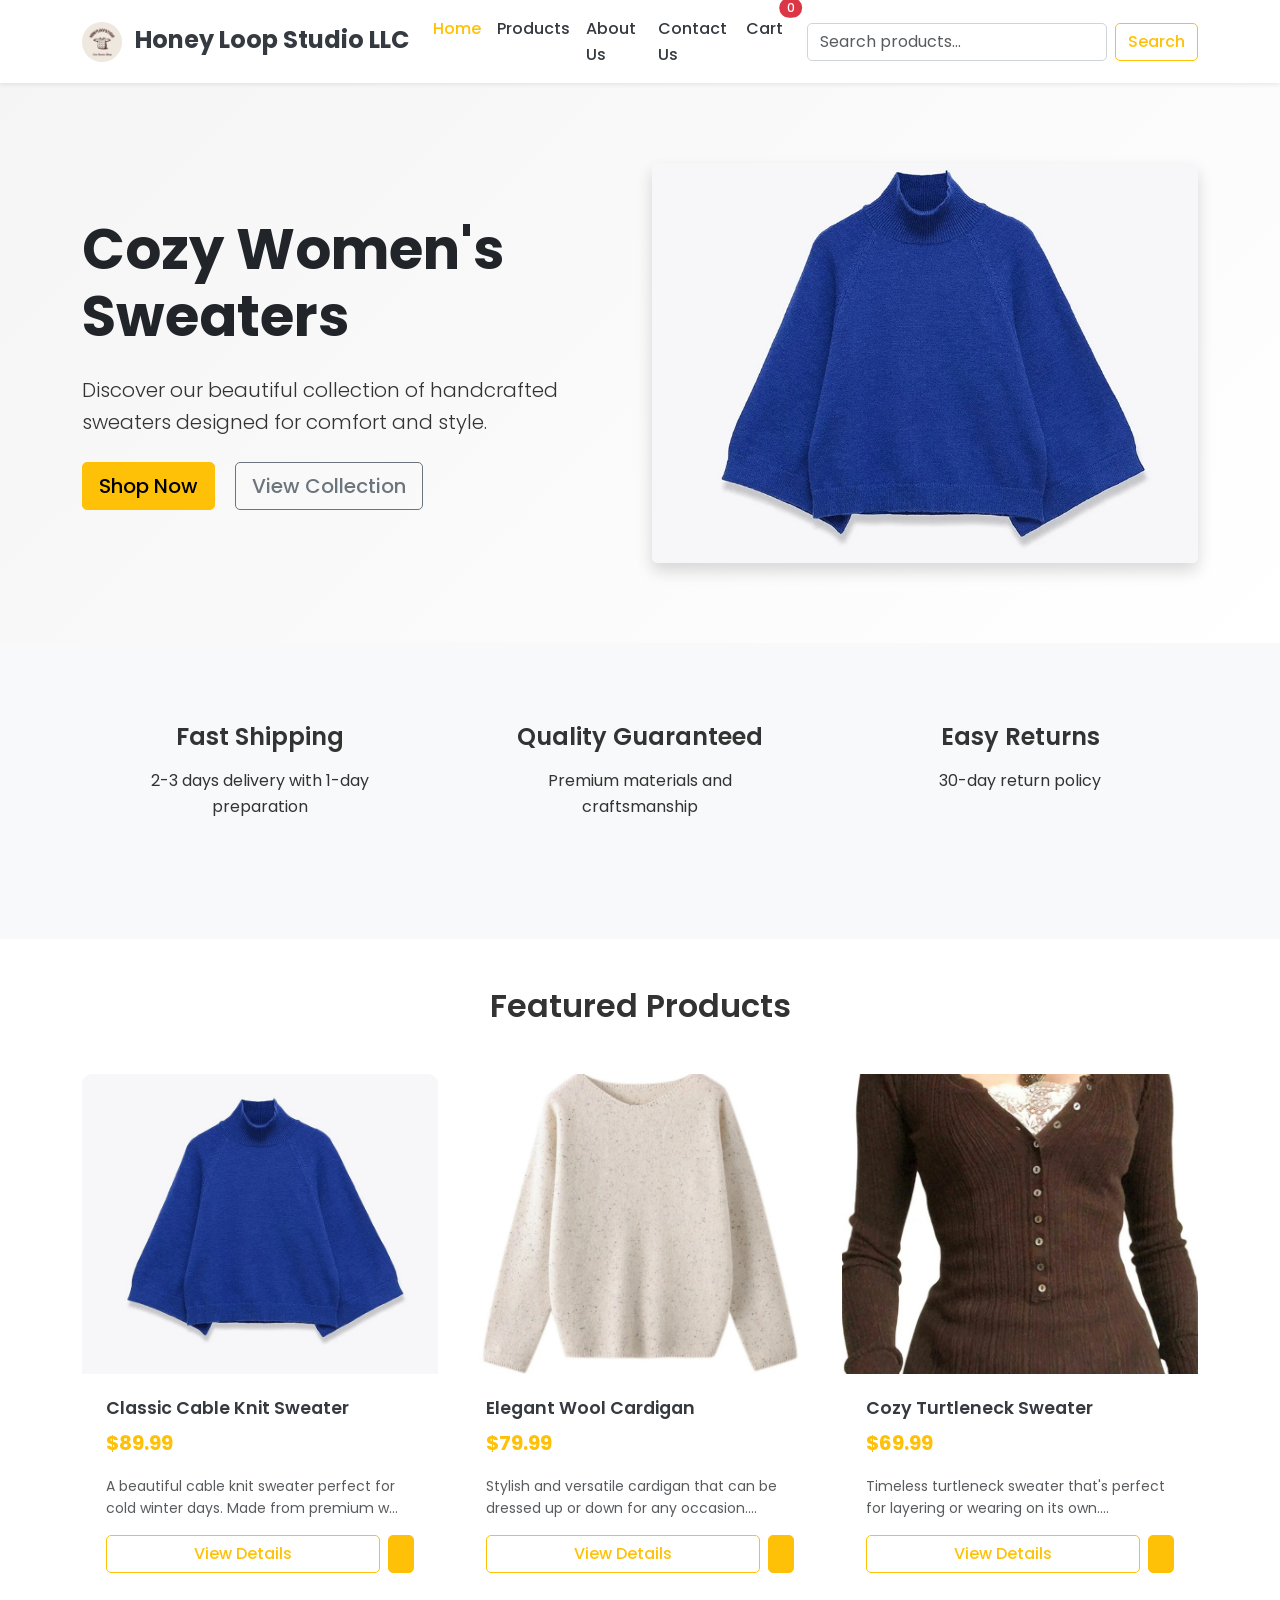
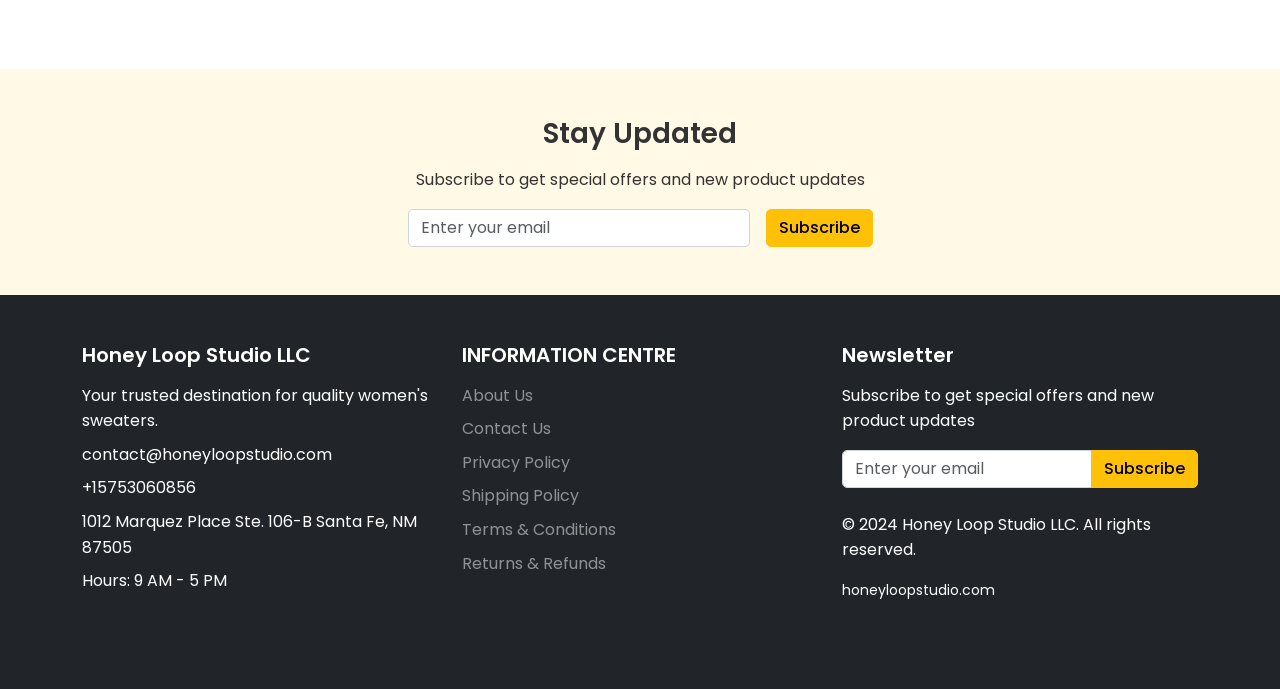
<file: index.html>
<!DOCTYPE html>
<html lang="en">
<head>
    <meta charset="UTF-8">
    <meta name="viewport" content="width=device-width, initial-scale=1.0">
    <title>Honey Loop Studio LLC - Women's Sweaters</title>
    <link href="https://cdn.jsdelivr.net/npm/bootstrap@5.3.0/dist/css/bootstrap.min.css" rel="stylesheet">
    <link rel="stylesheet" href="styles.css">
    <link rel="preconnect" href="https://fonts.googleapis.com">
    <link rel="preconnect" href="https://fonts.gstatic.com" crossorigin>
    <link href="https://fonts.googleapis.com/css2?family=Poppins:wght@300;400;500;600;700&display=swap" rel="stylesheet">
</head>
<body>
    <!-- Navigation -->
    <nav class="navbar navbar-expand-lg navbar-light bg-white shadow-sm sticky-top">
        <div class="container">
            <a class="navbar-brand fw-bold" href="index.html">
                <img src="Logo/Ảnh chụp màn hình 2026-03-26 114453.png" alt="Honey Loop Studio" class="me-2" style="width: 40px; height: 40px; object-fit: cover; border-radius: 50%;">
                Honey Loop Studio LLC
            </a>
            <button class="navbar-toggler" type="button" data-bs-toggle="collapse" data-bs-target="#navbarNav">
                <span class="navbar-toggler-icon"></span>
            </button>
            <div class="collapse navbar-collapse" id="navbarNav">
                <ul class="navbar-nav ms-auto">
                    <li class="nav-item">
                        <a class="nav-link active" href="index.html">Home</a>
                    </li>
                    <li class="nav-item">
                        <a class="nav-link" href="products.html">Products</a>
                    </li>
                    <li class="nav-item">
                        <a class="nav-link" href="about.html">About Us</a>
                    </li>
                    <li class="nav-item">
                        <a class="nav-link" href="contact.html">Contact Us</a>
                    </li>
                    <li class="nav-item">
                        <a class="nav-link position-relative" href="cart.html">
                            <i class="bi bi-cart3"></i> Cart
                            <span class="position-absolute top-0 start-100 translate-middle badge rounded-pill bg-danger" id="cart-count">0</span>
                        </a>
                    </li>
                </ul>
                <form class="d-flex ms-3" onsubmit="return searchProducts(event)">
                    <input class="form-control me-2" type="search" placeholder="Search products..." id="search-input">
                    <button class="btn btn-outline-warning" type="submit">Search</button>
                </form>
            </div>
        </div>
    </nav>

    <!-- Hero Section -->
    <section class="hero-section">
        <div class="container">
            <div class="row align-items-center">
                <div class="col-lg-6">
                    <h1 class="display-4 fw-bold text-dark mb-4">Cozy Women's Sweaters</h1>
                    <p class="lead mb-4">Discover our beautiful collection of handcrafted sweaters designed for comfort and style.</p>
                    <a href="products.html" class="btn btn-warning btn-lg me-3">Shop Now</a>
                    <a href="#featured" class="btn btn-outline-secondary btn-lg">View Collection</a>
                </div>
                <div class="col-lg-6">
                    <div class="product-image-container">
                        <img src="SP1/main-image-1.jpeg" alt="Featured Sweater" class="img-fluid rounded shadow" style="width: 100%; height: 400px; object-fit: cover;">
                    </div>
                </div>
            </div>
        </div>
    </section>

    <!-- Features Section -->
    <section class="py-5 bg-light">
        <div class="container">
            <div class="row">
                <div class="col-md-4 text-center mb-4">
                    <div class="feature-box">
                        <i class="bi bi-truck feature-icon"></i>
                        <h4>Fast Shipping</h4>
                        <p>2-3 days delivery with 1-day preparation</p>
                    </div>
                </div>
                <div class="col-md-4 text-center mb-4">
                    <div class="feature-box">
                        <i class="bi bi-shield-check feature-icon"></i>
                        <h4>Quality Guaranteed</h4>
                        <p>Premium materials and craftsmanship</p>
                    </div>
                </div>
                <div class="col-md-4 text-center mb-4">
                    <div class="feature-box">
                        <i class="bi bi-arrow-repeat feature-icon"></i>
                        <h4>Easy Returns</h4>
                        <p>30-day return policy</p>
                    </div>
                </div>
            </div>
        </div>
    </section>

    <!-- Featured Products -->
    <section id="featured" class="py-5">
        <div class="container">
            <h2 class="text-center mb-5">Featured Products</h2>
            <div class="row" id="featured-products">
                <!-- Products will be loaded here -->
            </div>
        </div>
    </section>

    <!-- Newsletter -->
    <section class="py-5 bg-warning bg-opacity-10">
        <div class="container">
            <div class="row">
                <div class="col-lg-8 mx-auto text-center">
                    <h3>Stay Updated</h3>
                    <p>Subscribe to get special offers and new product updates</p>
                    <form class="row g-3 justify-content-center" onsubmit="return handleNewsletterSubmit(event)">
                        <div class="col-auto">
                            <input type="email" class="form-control" placeholder="Enter your email" required>
                        </div>
                        <div class="col-auto">
                            <button type="submit" class="btn btn-warning">Subscribe</button>
                        </div>
                    </form>
                </div>
            </div>
        </div>
    </section>

    <!-- Footer -->
    <footer class="bg-dark text-white py-5">
        <div class="container">
            <div class="row">
                <!-- Column 1: Company Info -->
                <div class="col-lg-4 mb-4">
                    <h5 class="mb-3">Honey Loop Studio LLC</h5>
                    <p class="mb-2">Your trusted destination for quality women's sweaters.</p>
                    <p class="mb-2">contact@honeyloopstudio.com</p>
                    <p class="mb-2">+15753060856</p>
                    <p class="mb-2">1012 Marquez Place Ste. 106-B Santa Fe, NM 87505</p>
                    <p class="mb-2">Hours: 9 AM - 5 PM</p>
                </div>

                <!-- Column 2: Information Centre -->
                <div class="col-lg-4 mb-4">
                    <h5 class="mb-3">INFORMATION CENTRE</h5>
                    <ul class="list-unstyled">
                        <li class="mb-2"><a href="about.html" class="text-white-50 text-decoration-none">About Us</a></li>
                        <li class="mb-2"><a href="contact.html" class="text-white-50 text-decoration-none">Contact Us</a></li>
                        <li class="mb-2"><a href="privacy.html" class="text-white-50 text-decoration-none">Privacy Policy</a></li>
                        <li class="mb-2"><a href="shipping.html" class="text-white-50 text-decoration-none">Shipping Policy</a></li>
                        <li class="mb-2"><a href="terms.html" class="text-white-50 text-decoration-none">Terms & Conditions</a></li>
                        <li class="mb-2"><a href="returns.html" class="text-white-50 text-decoration-none">Returns & Refunds</a></li>
                    </ul>
                </div>

                <!-- Column 3: Newsletter -->
                <div class="col-lg-4 mb-4">
                    <h5 class="mb-3">Newsletter</h5>
                    <p class="mb-3">Subscribe to get special offers and new product updates</p>
                    <form class="newsletter-form" onsubmit="return handleNewsletterSubmit(event)">
                        <div class="input-group mb-3">
                            <input type="email" class="form-control" placeholder="Enter your email" required>
                            <button class="btn btn-warning" type="submit">Subscribe</button>
                        </div>
                    </form>
                    <div class="mt-4">
                        <p>&copy; 2024 Honey Loop Studio LLC. All rights reserved.</p>
                        <p class="small">honeyloopstudio.com</p>
                    </div>
                </div>
            </div>
        </div>
    </footer>

    <script src="https://cdn.jsdelivr.net/npm/bootstrap@5.3.0/dist/js/bootstrap.bundle.min.js"></script>
    <script src="https://cdn.jsdelivr.net/npm/bootstrap-icons@1.10.0/font/bootstrap-icons.css"></script>
    <script src="script.js"></script>
</body>
</html>
</file>
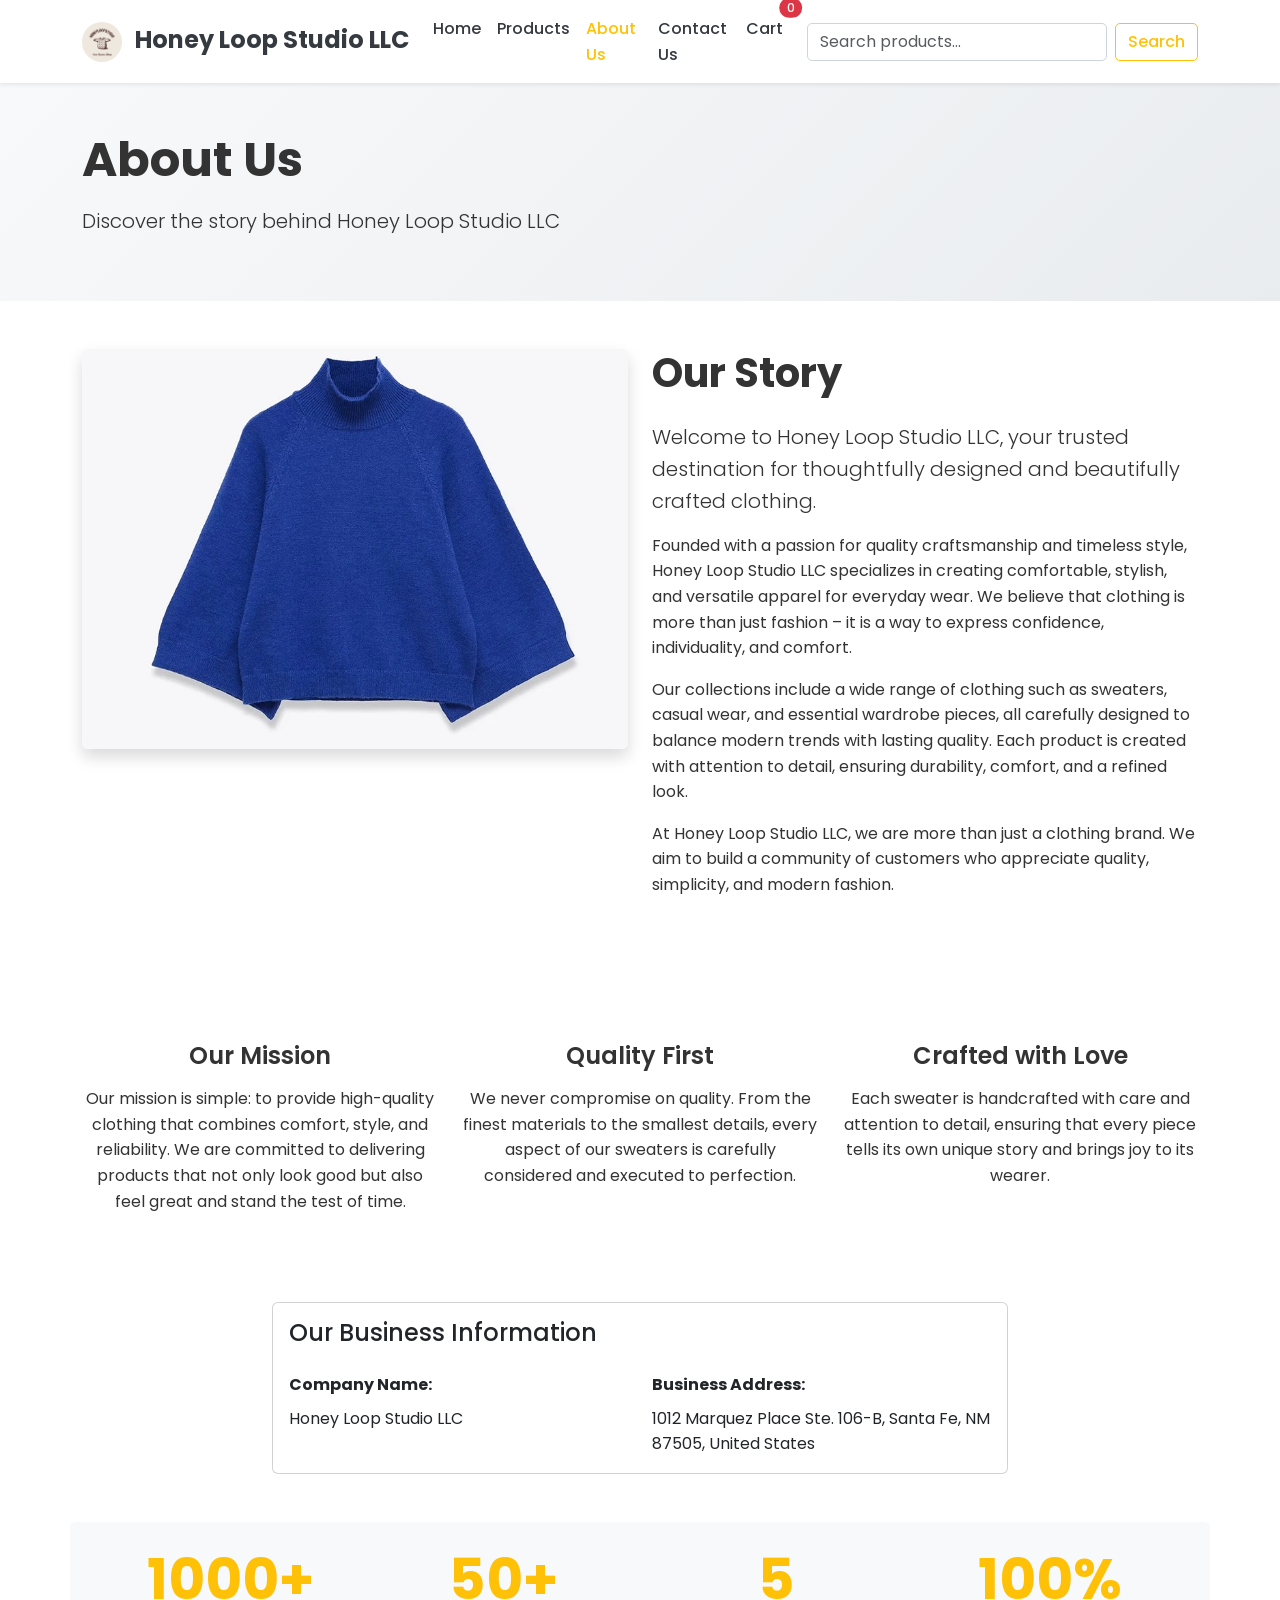
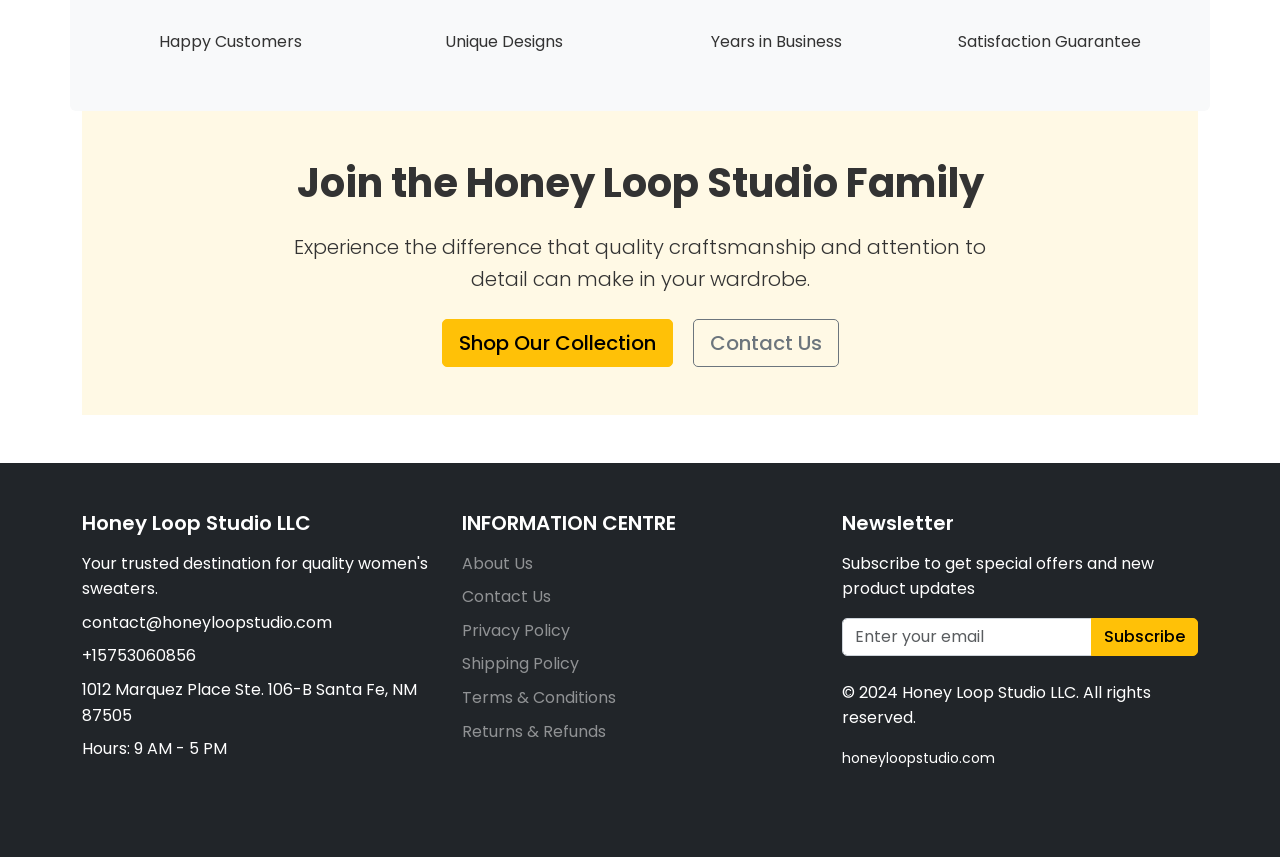
<file: about.html>
<!DOCTYPE html>
<html lang="en">
<head>
    <meta charset="UTF-8">
    <meta name="viewport" content="width=device-width, initial-scale=1.0">
    <title>About Us - Honey Loop Studio LLC</title>
    <link href="https://cdn.jsdelivr.net/npm/bootstrap@5.3.0/dist/css/bootstrap.min.css" rel="stylesheet">
    <link rel="stylesheet" href="styles.css">
    <link rel="preconnect" href="https://fonts.googleapis.com">
    <link rel="preconnect" href="https://fonts.gstatic.com" crossorigin>
    <link href="https://fonts.googleapis.com/css2?family=Poppins:wght@300;400;500;600;700&display=swap" rel="stylesheet">
</head>
<body>
    <!-- Navigation -->
    <nav class="navbar navbar-expand-lg navbar-light bg-white shadow-sm sticky-top">
        <div class="container">
            <a class="navbar-brand fw-bold" href="index.html">
                <img src="Logo/Ảnh chụp màn hình 2026-03-26 114453.png" alt="Honey Loop Studio" class="me-2" style="width: 40px; height: 40px; object-fit: cover; border-radius: 50%;">
                Honey Loop Studio LLC
            </a>
            <button class="navbar-toggler" type="button" data-bs-toggle="collapse" data-bs-target="#navbarNav">
                <span class="navbar-toggler-icon"></span>
            </button>
            <div class="collapse navbar-collapse" id="navbarNav">
                <ul class="navbar-nav ms-auto">
                    <li class="nav-item">
                        <a class="nav-link" href="index.html">Home</a>
                    </li>
                    <li class="nav-item">
                        <a class="nav-link" href="products.html">Products</a>
                    </li>
                    <li class="nav-item">
                        <a class="nav-link active" href="about.html">About Us</a>
                    </li>
                    <li class="nav-item">
                        <a class="nav-link" href="contact.html">Contact Us</a>
                    </li>
                    <li class="nav-item">
                        <a class="nav-link position-relative" href="cart.html">
                            <i class="bi bi-cart3"></i> Cart
                            <span class="position-absolute top-0 start-100 translate-middle badge rounded-pill bg-danger" id="cart-count">0</span>
                        </a>
                    </li>
                </ul>
                <form class="d-flex ms-3" onsubmit="return searchProducts(event)">
                    <input class="form-control me-2" type="search" placeholder="Search products..." id="search-input">
                    <button class="btn btn-outline-warning" type="submit">Search</button>
                </form>
            </div>
        </div>
    </nav>

    <!-- Page Header -->
    <section class="page-header py-5 bg-light">
        <div class="container">
            <h1 class="display-5 fw-bold">About Us</h1>
            <p class="lead">Discover the story behind Honey Loop Studio LLC</p>
        </div>
    </section>

    <!-- About Content -->
    <section class="py-5">
        <div class="container">
            <div class="row">
                <div class="col-lg-6 mb-4">
                    <img src="SP1/main-image-1.jpeg" alt="About Honey Loop Studio" class="img-fluid rounded shadow" style="width: 100%; height: 400px; object-fit: cover;">
                </div>
                <div class="col-lg-6">
                    <h2 class="display-6 fw-bold mb-4">Our Story</h2>
                    <p class="lead">Welcome to Honey Loop Studio LLC, your trusted destination for thoughtfully designed and beautifully crafted clothing.</p>
                    <p>Founded with a passion for quality craftsmanship and timeless style, Honey Loop Studio LLC specializes in creating comfortable, stylish, and versatile apparel for everyday wear. We believe that clothing is more than just fashion – it is a way to express confidence, individuality, and comfort.</p>
                    <p>Our collections include a wide range of clothing such as sweaters, casual wear, and essential wardrobe pieces, all carefully designed to balance modern trends with lasting quality. Each product is created with attention to detail, ensuring durability, comfort, and a refined look.</p>
                    <p>At Honey Loop Studio LLC, we are more than just a clothing brand. We aim to build a community of customers who appreciate quality, simplicity, and modern fashion.</p>
                </div>
            </div>

            <!-- Mission & Values -->
            <div class="row mt-5">
                <div class="col-lg-4 mb-4">
                    <div class="text-center">
                        <div class="feature-box mb-3">
                            <i class="bi bi-bullseye feature-icon"></i>
                        </div>
                        <h4>Our Mission</h4>
                        <p>Our mission is simple: to provide high-quality clothing that combines comfort, style, and reliability. We are committed to delivering products that not only look good but also feel great and stand the test of time.</p>
                    </div>
                </div>
                <div class="col-lg-4 mb-4">
                    <div class="text-center">
                        <div class="feature-box mb-3">
                            <i class="bi bi-gem feature-icon"></i>
                        </div>
                        <h4>Quality First</h4>
                        <p>We never compromise on quality. From the finest materials to the smallest details, every aspect of our sweaters is carefully considered and executed to perfection.</p>
                    </div>
                </div>
                <div class="col-lg-4 mb-4">
                    <div class="text-center">
                        <div class="feature-box mb-3">
                            <i class="bi bi-heart feature-icon"></i>
                        </div>
                        <h4>Crafted with Love</h4>
                        <p>Each sweater is handcrafted with care and attention to detail, ensuring that every piece tells its own unique story and brings joy to its wearer.</p>
                    </div>
                </div>
            </div>

            <!-- Business Information -->
            <div class="row mt-5">
                <div class="col-lg-8 mx-auto">
                    <div class="card">
                        <div class="card-body">
                            <h3 class="h4 mb-4">Our Business Information</h3>
                            <div class="row">
                                <div class="col-md-6">
                                    <p class="mb-2"><strong>Company Name:</strong></p>
                                    <p class="mb-4">Honey Loop Studio LLC</p>
                                </div>
                                <div class="col-md-6">
                                    <p class="mb-2"><strong>Business Address:</strong></p>
                                    <p class="mb-0">1012 Marquez Place Ste. 106-B, Santa Fe, NM 87505, United States</p>
                                </div>
                            </div>
                        </div>
                    </div>
                </div>
            </div>

            <!-- Stats Section -->
            <div class="row mt-5 bg-light p-4 rounded">
                <div class="col-md-3 text-center mb-3">
                    <h2 class="display-4 fw-bold text-warning">1000+</h2>
                    <p>Happy Customers</p>
                </div>
                <div class="col-md-3 text-center mb-3">
                    <h2 class="display-4 fw-bold text-warning">50+</h2>
                    <p>Unique Designs</p>
                </div>
                <div class="col-md-3 text-center mb-3">
                    <h2 class="display-4 fw-bold text-warning">5</h2>
                    <p>Years in Business</p>
                </div>
                <div class="col-md-3 text-center mb-3">
                    <h2 class="display-4 fw-bold text-warning">100%</h2>
                    <p>Satisfaction Guarantee</p>
                </div>
            </div>

            <!-- Call to Action -->
            <section class="py-5 bg-warning bg-opacity-10">
                <div class="container">
                    <div class="row">
                        <div class="col-lg-8 mx-auto text-center">
                            <h2 class="display-6 fw-bold mb-4">Join the Honey Loop Studio Family</h2>
                            <p class="lead mb-4">Experience the difference that quality craftsmanship and attention to detail can make in your wardrobe.</p>
                            <a href="products.html" class="btn btn-warning btn-lg me-3">Shop Our Collection</a>
                            <a href="contact.html" class="btn btn-outline-secondary btn-lg">Contact Us</a>
                        </div>
                    </div>
                </div>
            </section>
        </div>
    </section>

    <!-- Footer -->
    <footer class="bg-dark text-white py-5">
        <div class="container">
            <div class="row">
                <!-- Column 1: Company Info -->
                <div class="col-lg-4 mb-4">
                    <h5 class="mb-3">Honey Loop Studio LLC</h5>
                    <p class="mb-2">Your trusted destination for quality women's sweaters.</p>
                    <p class="mb-2">contact@honeyloopstudio.com</p>
                    <p class="mb-2">+15753060856</p>
                    <p class="mb-2">1012 Marquez Place Ste. 106-B Santa Fe, NM 87505</p>
                    <p class="mb-2">Hours: 9 AM - 5 PM</p>
                </div>

                <!-- Column 2: Information Centre -->
                <div class="col-lg-4 mb-4">
                    <h5 class="mb-3">INFORMATION CENTRE</h5>
                    <ul class="list-unstyled">
                        <li class="mb-2"><a href="about.html" class="text-white-50 text-decoration-none">About Us</a></li>
                        <li class="mb-2"><a href="contact.html" class="text-white-50 text-decoration-none">Contact Us</a></li>
                        <li class="mb-2"><a href="privacy.html" class="text-white-50 text-decoration-none">Privacy Policy</a></li>
                        <li class="mb-2"><a href="shipping.html" class="text-white-50 text-decoration-none">Shipping Policy</a></li>
                        <li class="mb-2"><a href="terms.html" class="text-white-50 text-decoration-none">Terms & Conditions</a></li>
                        <li class="mb-2"><a href="returns.html" class="text-white-50 text-decoration-none">Returns & Refunds</a></li>
                    </ul>
                </div>

                <!-- Column 3: Newsletter -->
                <div class="col-lg-4 mb-4">
                    <h5 class="mb-3">Newsletter</h5>
                    <p class="mb-3">Subscribe to get special offers and new product updates</p>
                    <form class="newsletter-form" onsubmit="return handleNewsletterSubmit(event)">
                        <div class="input-group mb-3">
                            <input type="email" class="form-control" placeholder="Enter your email" required>
                            <button class="btn btn-warning" type="submit">Subscribe</button>
                        </div>
                    </form>
                    <div class="mt-4">
                        <p>&copy; 2024 Honey Loop Studio LLC. All rights reserved.</p>
                        <p class="small">honeyloopstudio.com</p>
                    </div>
                </div>
            </div>
        </div>
    </footer>

    <script src="https://cdn.jsdelivr.net/npm/bootstrap@5.3.0/dist/js/bootstrap.bundle.min.js"></script>
    <script src="https://cdn.jsdelivr.net/npm/bootstrap-icons@1.10.0/font/bootstrap-icons.css"></script>
    <script src="script.js"></script>
</body>
</html>
</file>
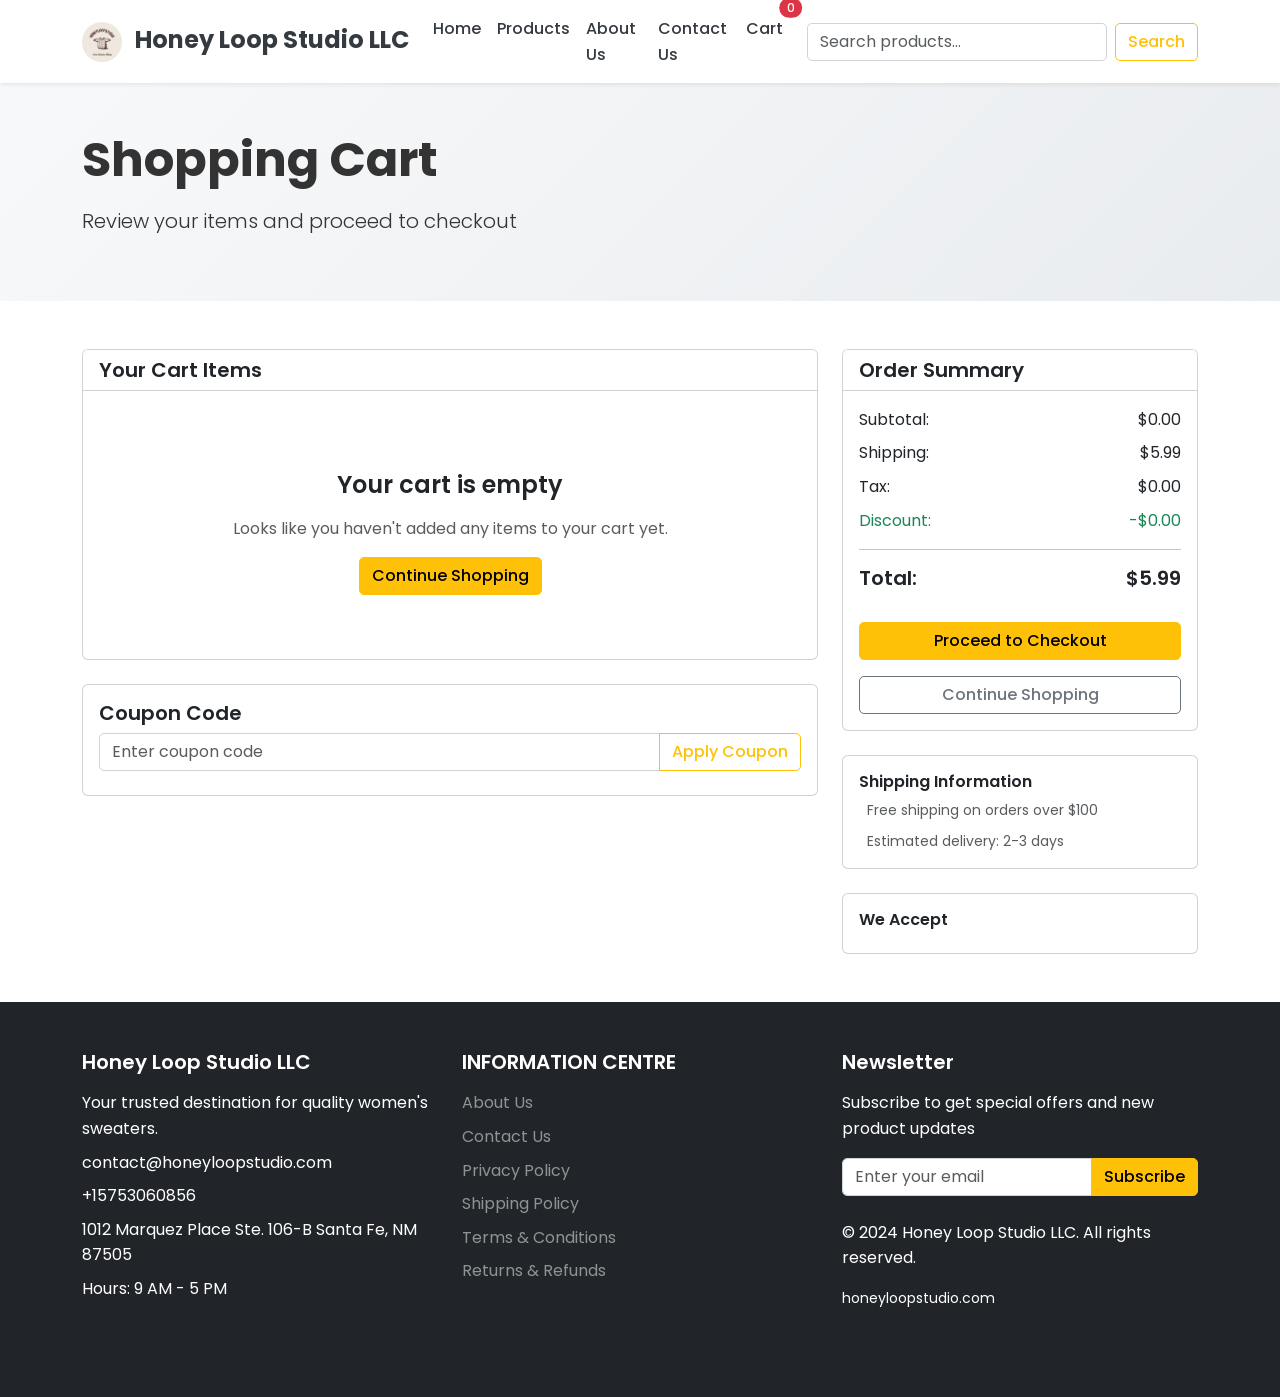
<file: cart.html>
<!DOCTYPE html>
<html lang="en">
<head>
    <meta charset="UTF-8">
    <meta name="viewport" content="width=device-width, initial-scale=1.0">
    <title>Shopping Cart - Honey Loop Studio LLC</title>
    <link href="https://cdn.jsdelivr.net/npm/bootstrap@5.3.0/dist/css/bootstrap.min.css" rel="stylesheet">
    <link rel="stylesheet" href="styles.css">
    <link rel="preconnect" href="https://fonts.googleapis.com">
    <link rel="preconnect" href="https://fonts.gstatic.com" crossorigin>
    <link href="https://fonts.googleapis.com/css2?family=Poppins:wght@300;400;500;600;700&display=swap" rel="stylesheet">
</head>
<body>
    <!-- Navigation -->
    <nav class="navbar navbar-expand-lg navbar-light bg-white shadow-sm sticky-top">
        <div class="container">
            <a class="navbar-brand fw-bold" href="index.html">
                <img src="Logo/Ảnh chụp màn hình 2026-03-26 114453.png" alt="Honey Loop Studio" class="me-2" style="width: 40px; height: 40px; object-fit: cover; border-radius: 50%;">
                Honey Loop Studio LLC
            </a>
            <button class="navbar-toggler" type="button" data-bs-toggle="collapse" data-bs-target="#navbarNav">
                <span class="navbar-toggler-icon"></span>
            </button>
            <div class="collapse navbar-collapse" id="navbarNav">
                <ul class="navbar-nav ms-auto">
                    <li class="nav-item">
                        <a class="nav-link" href="index.html">Home</a>
                    </li>
                    <li class="nav-item">
                        <a class="nav-link" href="products.html">Products</a>
                    </li>
                    <li class="nav-item">
                        <a class="nav-link" href="about.html">About Us</a>
                    </li>
                    <li class="nav-item">
                        <a class="nav-link" href="contact.html">Contact Us</a>
                    </li>
                    <li class="nav-item">
                        <a class="nav-link position-relative" href="cart.html">
                            <i class="bi bi-cart3"></i> Cart
                            <span class="position-absolute top-0 start-100 translate-middle badge rounded-pill bg-danger" id="cart-count">0</span>
                        </a>
                    </li>
                </ul>
                <form class="d-flex ms-3" onsubmit="return searchProducts(event)">
                    <input class="form-control me-2" type="search" placeholder="Search products..." id="search-input">
                    <button class="btn btn-outline-warning" type="submit">Search</button>
                </form>
            </div>
        </div>
    </nav>

    <!-- Page Header -->
    <section class="page-header py-5 bg-light">
        <div class="container">
            <h1 class="display-5 fw-bold">Shopping Cart</h1>
            <p class="lead">Review your items and proceed to checkout</p>
        </div>
    </section>

    <!-- Cart Section -->
    <section class="py-5">
        <div class="container">
            <div class="row">
                <!-- Cart Items -->
                <div class="col-lg-8">
                    <div class="card">
                        <div class="card-header bg-white">
                            <h5 class="mb-0">Your Cart Items</h5>
                        </div>
                        <div class="card-body">
                            <div id="cart-items">
                                <!-- Cart items will be loaded here -->
                            </div>
                            
                            <!-- Empty Cart Message -->
                            <div id="empty-cart" class="text-center py-5" style="display: none;">
                                <i class="bi bi-cart-x display-1 text-muted"></i>
                                <h4 class="mt-3">Your cart is empty</h4>
                                <p class="text-muted">Looks like you haven't added any items to your cart yet.</p>
                                <a href="products.html" class="btn btn-warning">Continue Shopping</a>
                            </div>
                        </div>
                    </div>

                    <!-- Coupon Section -->
                    <div class="card mt-4">
                        <div class="card-body">
                            <h5 class="card-title">Coupon Code</h5>
                            <div class="input-group">
                                <input type="text" class="form-control" placeholder="Enter coupon code" id="coupon-code">
                                <button class="btn btn-outline-warning" type="button" onclick="applyCoupon()">Apply Coupon</button>
                            </div>
                            <div id="coupon-message" class="mt-2"></div>
                        </div>
                    </div>
                </div>

                <!-- Order Summary -->
                <div class="col-lg-4">
                    <div class="card">
                        <div class="card-header bg-white">
                            <h5 class="mb-0">Order Summary</h5>
                        </div>
                        <div class="card-body">
                            <div class="d-flex justify-content-between mb-2">
                                <span>Subtotal:</span>
                                <span id="subtotal">$0.00</span>
                            </div>
                            <div class="d-flex justify-content-between mb-2">
                                <span>Shipping:</span>
                                <span id="shipping">$0.00</span>
                            </div>
                            <div class="d-flex justify-content-between mb-2">
                                <span>Tax:</span>
                                <span id="tax">$0.00</span>
                            </div>
                            <div class="d-flex justify-content-between mb-2 text-success" id="discount-row" style="display: none;">
                                <span>Discount:</span>
                                <span id="discount">-$0.00</span>
                            </div>
                            <hr>
                            <div class="d-flex justify-content-between mb-3">
                                <h5>Total:</h5>
                                <h5 id="total">$0.00</h5>
                            </div>

                            <button class="btn btn-warning w-100 mb-3" onclick="proceedToCheckout()">
                                Proceed to Checkout
                            </button>
                            
                            <a href="products.html" class="btn btn-outline-secondary w-100">
                                Continue Shopping
                            </a>
                        </div>
                    </div>

                    <!-- Shipping Info -->
                    <div class="card mt-4">
                        <div class="card-body">
                            <h6 class="card-title">Shipping Information</h6>
                            <p class="small text-muted mb-2">
                                <i class="bi bi-truck me-2"></i>
                                Free shipping on orders over $100
                            </p>
                            <p class="small text-muted mb-0">
                                <i class="bi bi-clock me-2"></i>
                                Estimated delivery: 2-3 days
                            </p>
                        </div>
                    </div>

                    <!-- Payment Methods -->
                    <div class="card mt-4">
                        <div class="card-body">
                            <h6 class="card-title">We Accept</h6>
                            <div class="d-flex gap-2">
                                <i class="bi bi-credit-card fs-4"></i>
                                <i class="bi bi-paypal fs-4"></i>
                                <i class="bi bi-apple fs-4"></i>
                                <i class="bi bi-google fs-4"></i>
                            </div>
                        </div>
                    </div>
                </div>
            </div>
        </div>
    </section>

    <!-- Checkout Modal -->
    <div class="modal fade" id="checkoutModal" tabindex="-1">
        <div class="modal-dialog modal-lg">
            <div class="modal-content">
                <div class="modal-header">
                    <h5 class="modal-title">Checkout</h5>
                    <button type="button" class="btn-close" data-bs-dismiss="modal"></button>
                </div>
                <div class="modal-body">
                    <form id="checkout-form">
                        <div class="row">
                            <div class="col-md-6">
                                <h6>Billing Information</h6>
                                <div class="mb-3">
                                    <label class="form-label">Full Name</label>
                                    <input type="text" class="form-control" required>
                                </div>
                                <div class="mb-3">
                                    <label class="form-label">Email</label>
                                    <input type="email" class="form-control" required>
                                </div>
                                <div class="mb-3">
                                    <label class="form-label">Phone</label>
                                    <input type="tel" class="form-control" required>
                                </div>
                                <div class="mb-3">
                                    <label class="form-label">Address</label>
                                    <input type="text" class="form-control" required>
                                </div>
                                <div class="row">
                                    <div class="col-md-6 mb-3">
                                        <label class="form-label">City</label>
                                        <input type="text" class="form-control" required>
                                    </div>
                                    <div class="col-md-6 mb-3">
                                        <label class="form-label">ZIP Code</label>
                                        <input type="text" class="form-control" required>
                                    </div>
                                </div>
                            </div>
                            <div class="col-md-6">
                                <h6>Payment Information</h6>
                                <div class="mb-3">
                                    <label class="form-label">Card Number</label>
                                    <input type="text" class="form-control" placeholder="1234 5678 9012 3456" required>
                                </div>
                                <div class="mb-3">
                                    <label class="form-label">Cardholder Name</label>
                                    <input type="text" class="form-control" required>
                                </div>
                                <div class="row">
                                    <div class="col-md-6 mb-3">
                                        <label class="form-label">Expiry Date</label>
                                        <input type="text" class="form-control" placeholder="MM/YY" required>
                                    </div>
                                    <div class="col-md-6 mb-3">
                                        <label class="form-label">CVV</label>
                                        <input type="text" class="form-control" placeholder="123" required>
                                    </div>
                                </div>
                                <div class="mb-3">
                                    <div class="form-check">
                                        <input class="form-check-input" type="checkbox" id="same-address" checked>
                                        <label class="form-check-label" for="same-address">
                                            Shipping address same as billing
                                        </label>
                                    </div>
                                </div>
                            </div>
                        </div>
                    </form>
                </div>
                <div class="modal-footer">
                    <button type="button" class="btn btn-secondary" data-bs-dismiss="modal">Cancel</button>
                    <button type="button" class="btn btn-warning" onclick="completeCheckout()">Complete Order</button>
                </div>
            </div>
        </div>
    </div>

    <!-- Footer -->
    <footer class="bg-dark text-white py-5">
        <div class="container">
            <div class="row">
                <!-- Column 1: Company Info -->
                <div class="col-lg-4 mb-4">
                    <h5 class="mb-3">Honey Loop Studio LLC</h5>
                    <p class="mb-2">Your trusted destination for quality women's sweaters.</p>
                    <p class="mb-2">contact@honeyloopstudio.com</p>
                    <p class="mb-2">+15753060856</p>
                    <p class="mb-2">1012 Marquez Place Ste. 106-B Santa Fe, NM 87505</p>
                    <p class="mb-2">Hours: 9 AM - 5 PM</p>
                </div>

                <!-- Column 2: Information Centre -->
                <div class="col-lg-4 mb-4">
                    <h5 class="mb-3">INFORMATION CENTRE</h5>
                    <ul class="list-unstyled">
                        <li class="mb-2"><a href="about.html" class="text-white-50 text-decoration-none">About Us</a></li>
                        <li class="mb-2"><a href="contact.html" class="text-white-50 text-decoration-none">Contact Us</a></li>
                        <li class="mb-2"><a href="privacy.html" class="text-white-50 text-decoration-none">Privacy Policy</a></li>
                        <li class="mb-2"><a href="shipping.html" class="text-white-50 text-decoration-none">Shipping Policy</a></li>
                        <li class="mb-2"><a href="terms.html" class="text-white-50 text-decoration-none">Terms & Conditions</a></li>
                        <li class="mb-2"><a href="returns.html" class="text-white-50 text-decoration-none">Returns & Refunds</a></li>
                    </ul>
                </div>

                <!-- Column 3: Newsletter -->
                <div class="col-lg-4 mb-4">
                    <h5 class="mb-3">Newsletter</h5>
                    <p class="mb-3">Subscribe to get special offers and new product updates</p>
                    <form class="newsletter-form" onsubmit="return handleNewsletterSubmit(event)">
                        <div class="input-group mb-3">
                            <input type="email" class="form-control" placeholder="Enter your email" required>
                            <button class="btn btn-warning" type="submit">Subscribe</button>
                        </div>
                    </form>
                    <div class="mt-4">
                        <p>&copy; 2024 Honey Loop Studio LLC. All rights reserved.</p>
                        <p class="small">honeyloopstudio.com</p>
                    </div>
                </div>
            </div>
        </div>
    </footer>

    <script src="https://cdn.jsdelivr.net/npm/bootstrap@5.3.0/dist/js/bootstrap.bundle.min.js"></script>
    <script src="https://cdn.jsdelivr.net/npm/bootstrap-icons@1.10.0/font/bootstrap-icons.css"></script>
    <script src="script.js"></script>
</body>
</html>
</file>
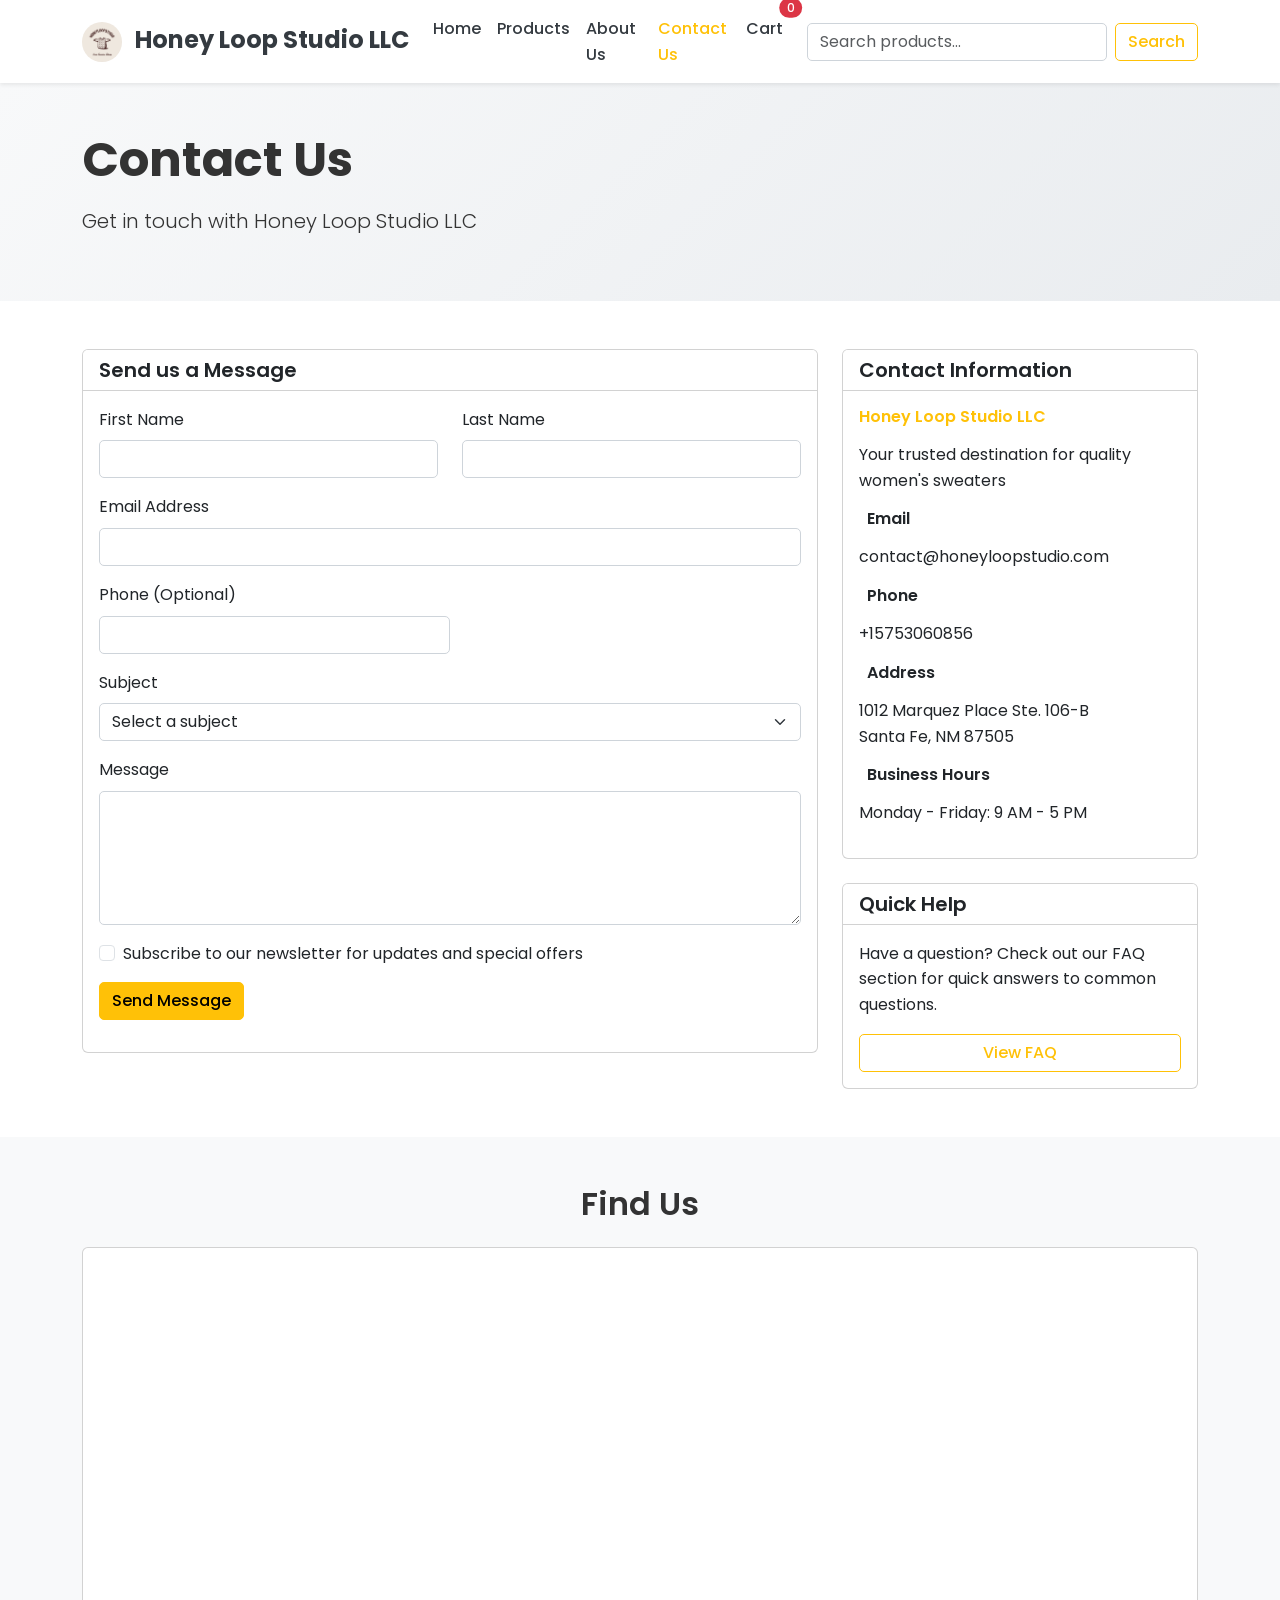
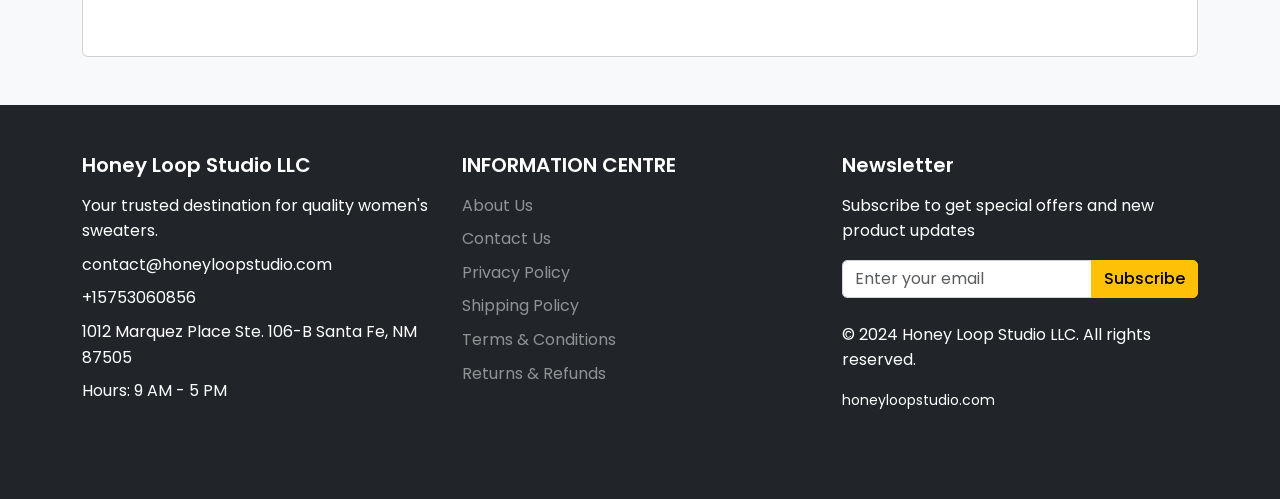
<file: contact.html>
<!DOCTYPE html>
<html lang="en">
<head>
    <meta charset="UTF-8">
    <meta name="viewport" content="width=device-width, initial-scale=1.0">
    <title>Contact Us - Honey Loop Studio LLC</title>
    <link href="https://cdn.jsdelivr.net/npm/bootstrap@5.3.0/dist/css/bootstrap.min.css" rel="stylesheet">
    <link rel="stylesheet" href="styles.css">
    <link rel="preconnect" href="https://fonts.googleapis.com">
    <link rel="preconnect" href="https://fonts.gstatic.com" crossorigin>
    <link href="https://fonts.googleapis.com/css2?family=Poppins:wght@300;400;500;600;700&display=swap" rel="stylesheet">
</head>
<body>
    <!-- Navigation -->
    <nav class="navbar navbar-expand-lg navbar-light bg-white shadow-sm sticky-top">
        <div class="container">
            <a class="navbar-brand fw-bold" href="index.html">
                <img src="Logo/Ảnh chụp màn hình 2026-03-26 114453.png" alt="Honey Loop Studio" class="me-2" style="width: 40px; height: 40px; object-fit: cover; border-radius: 50%;">
                Honey Loop Studio LLC
            </a>
            <button class="navbar-toggler" type="button" data-bs-toggle="collapse" data-bs-target="#navbarNav">
                <span class="navbar-toggler-icon"></span>
            </button>
            <div class="collapse navbar-collapse" id="navbarNav">
                <ul class="navbar-nav ms-auto">
                    <li class="nav-item">
                        <a class="nav-link" href="index.html">Home</a>
                    </li>
                    <li class="nav-item">
                        <a class="nav-link" href="products.html">Products</a>
                    </li>
                    <li class="nav-item">
                        <a class="nav-link" href="about.html">About Us</a>
                    </li>
                    <li class="nav-item">
                        <a class="nav-link active" href="contact.html">Contact Us</a>
                    </li>
                    <li class="nav-item">
                        <a class="nav-link position-relative" href="cart.html">
                            <i class="bi bi-cart3"></i> Cart
                            <span class="position-absolute top-0 start-100 translate-middle badge rounded-pill bg-danger" id="cart-count">0</span>
                        </a>
                    </li>
                </ul>
                <form class="d-flex ms-3" onsubmit="return searchProducts(event)">
                    <input class="form-control me-2" type="search" placeholder="Search products..." id="search-input">
                    <button class="btn btn-outline-warning" type="submit">Search</button>
                </form>
            </div>
        </div>
    </nav>

    <!-- Page Header -->
    <section class="page-header py-5 bg-light">
        <div class="container">
            <h1 class="display-5 fw-bold">Contact Us</h1>
            <p class="lead">Get in touch with Honey Loop Studio LLC</p>
        </div>
    </section>

    <!-- Contact Section -->
    <section class="py-5">
        <div class="container">
            <div class="row">
                <!-- Contact Form -->
                <div class="col-lg-8 mb-4">
                    <div class="card">
                        <div class="card-header bg-white">
                            <h5 class="mb-0">Send us a Message</h5>
                        </div>
                        <div class="card-body">
                            <form id="contact-form" onsubmit="return handleContactSubmit(event)">
                                <div class="row">
                                    <div class="col-md-6 mb-3">
                                        <label for="first-name" class="form-label">First Name</label>
                                        <input type="text" class="form-control" id="first-name" required>
                                    </div>
                                    <div class="col-md-6 mb-3">
                                        <label for="last-name" class="form-label">Last Name</label>
                                        <input type="text" class="form-control" id="last-name" required>
                                    </div>
                                </div>
                                <div class="mb-3">
                                    <label for="email" class="form-label">Email Address</label>
                                    <input type="email" class="form-control" id="email" required>
                                </div>
                                <div class="col-md-6 mb-3">
                                <label for="phone" class="form-label">Phone (Optional)</label>
                                <input type="tel" class="form-control" id="phone">
                            </div>
                                <div class="mb-3">
                                    <label for="subject" class="form-label">Subject</label>
                                    <select class="form-select" id="subject" required>
                                        <option value="">Select a subject</option>
                                        <option value="general">General Inquiry</option>
                                        <option value="product">Product Question</option>
                                        <option value="order">Order Status</option>
                                        <option value="return">Return/Refund</option>
                                        <option value="partnership">Partnership Opportunity</option>
                                    </select>
                                </div>
                                <div class="mb-3">
                                    <label for="message" class="form-label">Message</label>
                                    <textarea class="form-control" id="message" rows="5" required></textarea>
                                </div>
                                <div class="mb-3">
                                    <div class="form-check">
                                        <input class="form-check-input" type="checkbox" id="newsletter">
                                        <label class="form-check-label" for="newsletter">
                                            Subscribe to our newsletter for updates and special offers
                                        </label>
                                    </div>
                                </div>
                                <button type="submit" class="btn btn-warning">Send Message</button>
                                <div id="form-message" class="mt-3"></div>
                            </form>
                        </div>
                    </div>
                </div>

                <!-- Contact Information -->
                <div class="col-lg-4">
                    <div class="card mb-4">
                        <div class="card-header bg-white">
                            <h5 class="mb-0">Contact Information</h5>
                        </div>
                        <div class="card-body">
                            <div class="mb-3">
                                <h6 class="text-warning">Honey Loop Studio LLC</h6>
                                <p class="mb-2">Your trusted destination for quality women's sweaters</p>
                            </div>
                            <div class="mb-3">
                                <h6><i class="bi bi-envelope me-2"></i>Email</h6>
                                <p class="mb-2">contact@honeyloopstudio.com</p>
                            </div>
                            <div class="mb-3">
                                <h6><i class="bi bi-telephone me-2"></i>Phone</h6>
                                <p class="mb-2">+15753060856</p>
                            </div>
                            <div class="mb-3">
                                <h6><i class="bi bi-geo-alt me-2"></i>Address</h6>
                                <p class="mb-2">1012 Marquez Place Ste. 106-B<br>Santa Fe, NM 87505</p>
                            </div>
                            <div class="mb-3">
                                <h6><i class="bi bi-clock me-2"></i>Business Hours</h6>
                                <p class="mb-2">Monday - Friday: 9 AM - 5 PM
                            </div>
                        </div>
                    </div>

                    <!-- FAQ Link -->
                    <div class="card">
                        <div class="card-header bg-white">
                            <h5 class="mb-0">Quick Help</h5>
                        </div>
                        <div class="card-body">
                            <p class="mb-3">Have a question? Check out our FAQ section for quick answers to common questions.</p>
                            <a href="#faq" class="btn btn-outline-warning w-100">View FAQ</a>
                        </div>
                    </div>
                </div>
            </div>
        </div>
    </section>

    <!-- Map Section -->
    <section class="py-5 bg-light">
        <div class="container">
            <h2 class="text-center mb-4">Find Us</h2>
            <div class="row">
                <div class="col-12">
                    <div class="card">
                        <div class="card-body p-0">
                            <iframe 
                                src="https://www.google.com/maps/embed?pb=!1m18!1m12!1m3!1d3306.7330828853!2d-105.937804684784!3d35.6870155801941!2m3!1f0!2f0!3f0!3m2!1i1024!2i768!4f13.1!3m3!1m2!1s0x8720a5a5a5a5a5a5%3A0x5a5a5a5a5a5a5a5a!2s1012%20Marquez%20Pl%20%23106-B%2C%20Santa%20Fe%2C%20NM%2087505!5e0!3m2!1sen!2sus!4v1234567890"
                                width="100%" 
                                height="400" 
                                style="border:0;" 
                                allowfullscreen="" 
                                loading="lazy">
                            </iframe>
                        </div>
                    </div>
                </div>
            </div>
        </div>
    </section>

    <!-- Footer -->
    <footer class="bg-dark text-white py-5">
        <div class="container">
            <div class="row">
                <!-- Column 1: Company Info -->
                <div class="col-lg-4 mb-4">
                    <h5 class="mb-3">Honey Loop Studio LLC</h5>
                    <p class="mb-2">Your trusted destination for quality women's sweaters.</p>
                    <p class="mb-2">contact@honeyloopstudio.com</p>
                    <p class="mb-2">+15753060856</p>
                    <p class="mb-2">1012 Marquez Place Ste. 106-B Santa Fe, NM 87505</p>
                    <p class="mb-2">Hours: 9 AM - 5 PM</p>
                </div>

                <!-- Column 2: Information Centre -->
                <div class="col-lg-4 mb-4">
                    <h5 class="mb-3">INFORMATION CENTRE</h5>
                    <ul class="list-unstyled">
                        <li class="mb-2"><a href="about.html" class="text-white-50 text-decoration-none">About Us</a></li>
                        <li class="mb-2"><a href="contact.html" class="text-white-50 text-decoration-none">Contact Us</a></li>
                        <li class="mb-2"><a href="privacy.html" class="text-white-50 text-decoration-none">Privacy Policy</a></li>
                        <li class="mb-2"><a href="shipping.html" class="text-white-50 text-decoration-none">Shipping Policy</a></li>
                        <li class="mb-2"><a href="terms.html" class="text-white-50 text-decoration-none">Terms & Conditions</a></li>
                        <li class="mb-2"><a href="returns.html" class="text-white-50 text-decoration-none">Returns & Refunds</a></li>
                    </ul>
                </div>

                <!-- Column 3: Newsletter -->
                <div class="col-lg-4 mb-4">
                    <h5 class="mb-3">Newsletter</h5>
                    <p class="mb-3">Subscribe to get special offers and new product updates</p>
                    <form class="newsletter-form" onsubmit="return handleNewsletterSubmit(event)">
                        <div class="input-group mb-3">
                            <input type="email" class="form-control" placeholder="Enter your email" required>
                            <button class="btn btn-warning" type="submit">Subscribe</button>
                        </div>
                    </form>
                    <div class="mt-4">
                        <p>&copy; 2024 Honey Loop Studio LLC. All rights reserved.</p>
                        <p class="small">honeyloopstudio.com</p>
                    </div>
                </div>
            </div>
        </div>
    </footer>

    <script src="https://cdn.jsdelivr.net/npm/bootstrap@5.3.0/dist/js/bootstrap.bundle.min.js"></script>
    <script src="https://cdn.jsdelivr.net/npm/bootstrap-icons@1.10.0/font/bootstrap-icons.css"></script>
    <script src="script.js"></script>
</body>
</html>
</file>
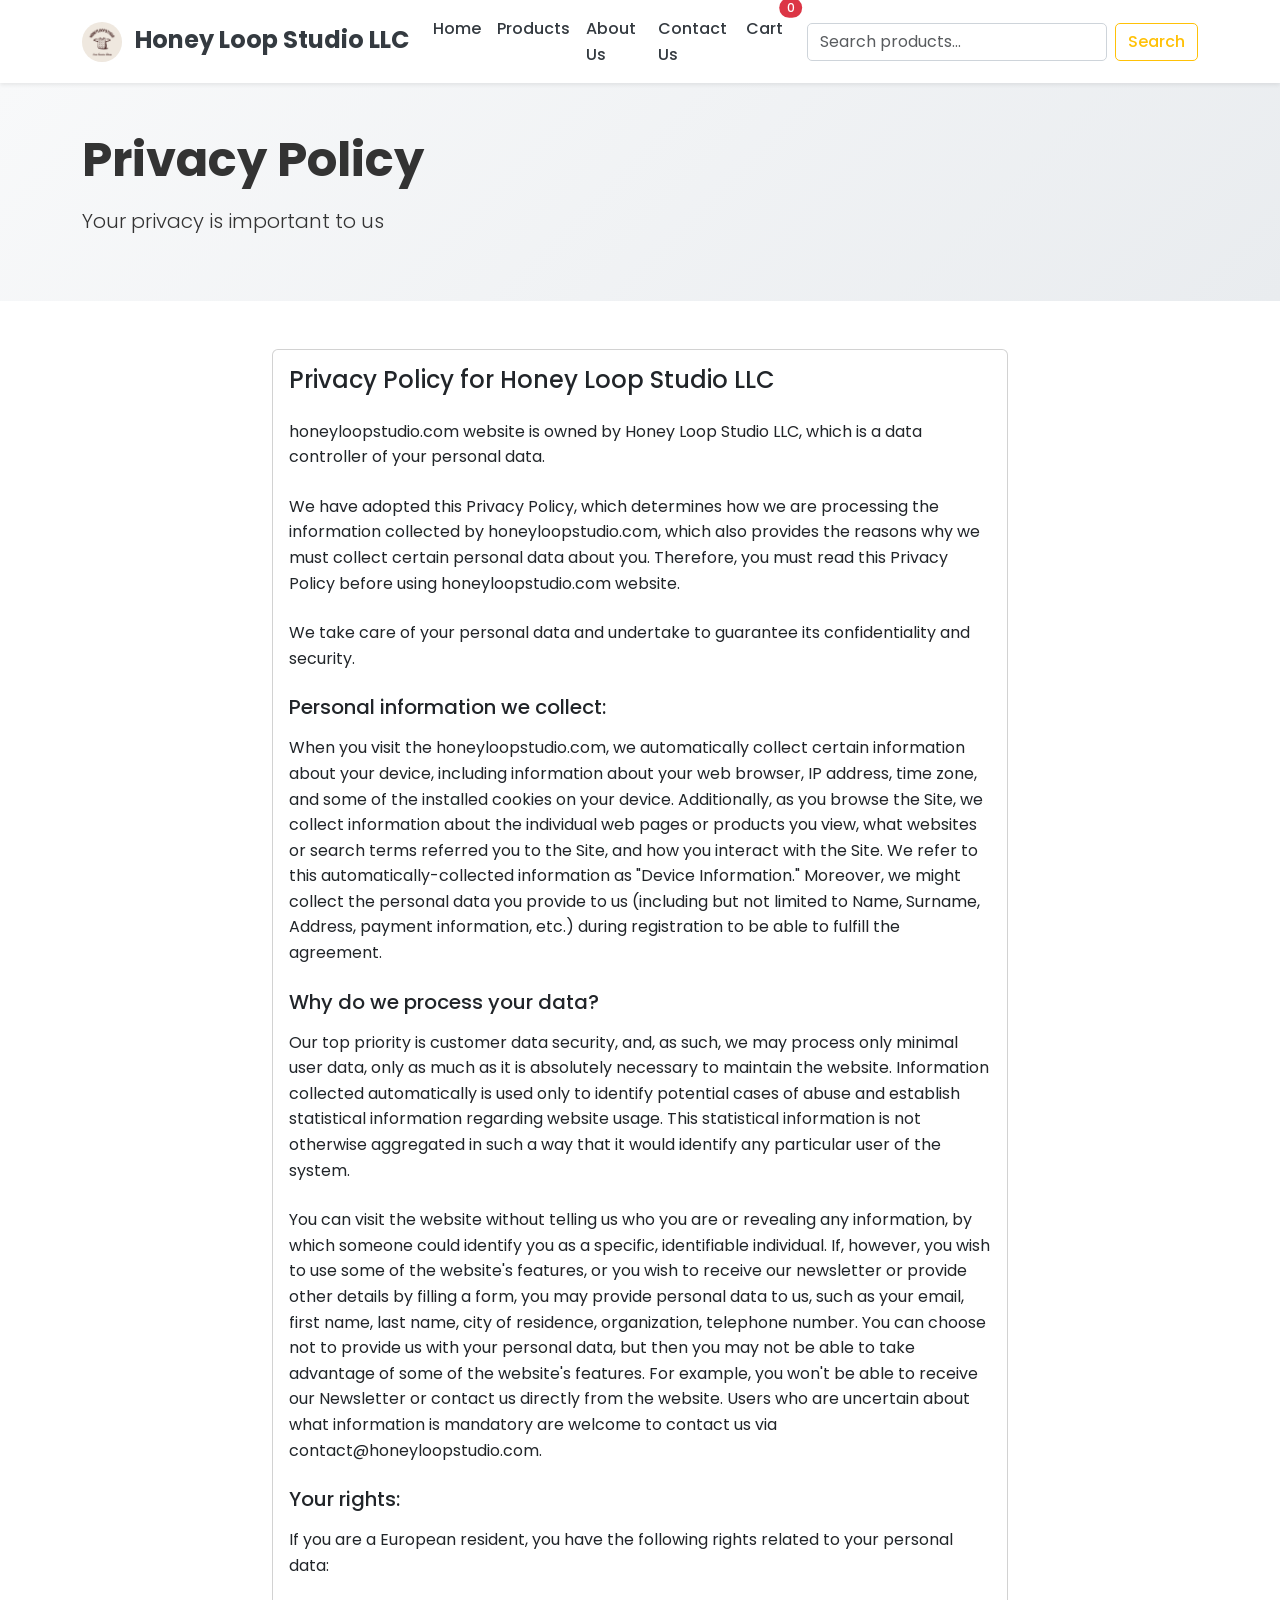
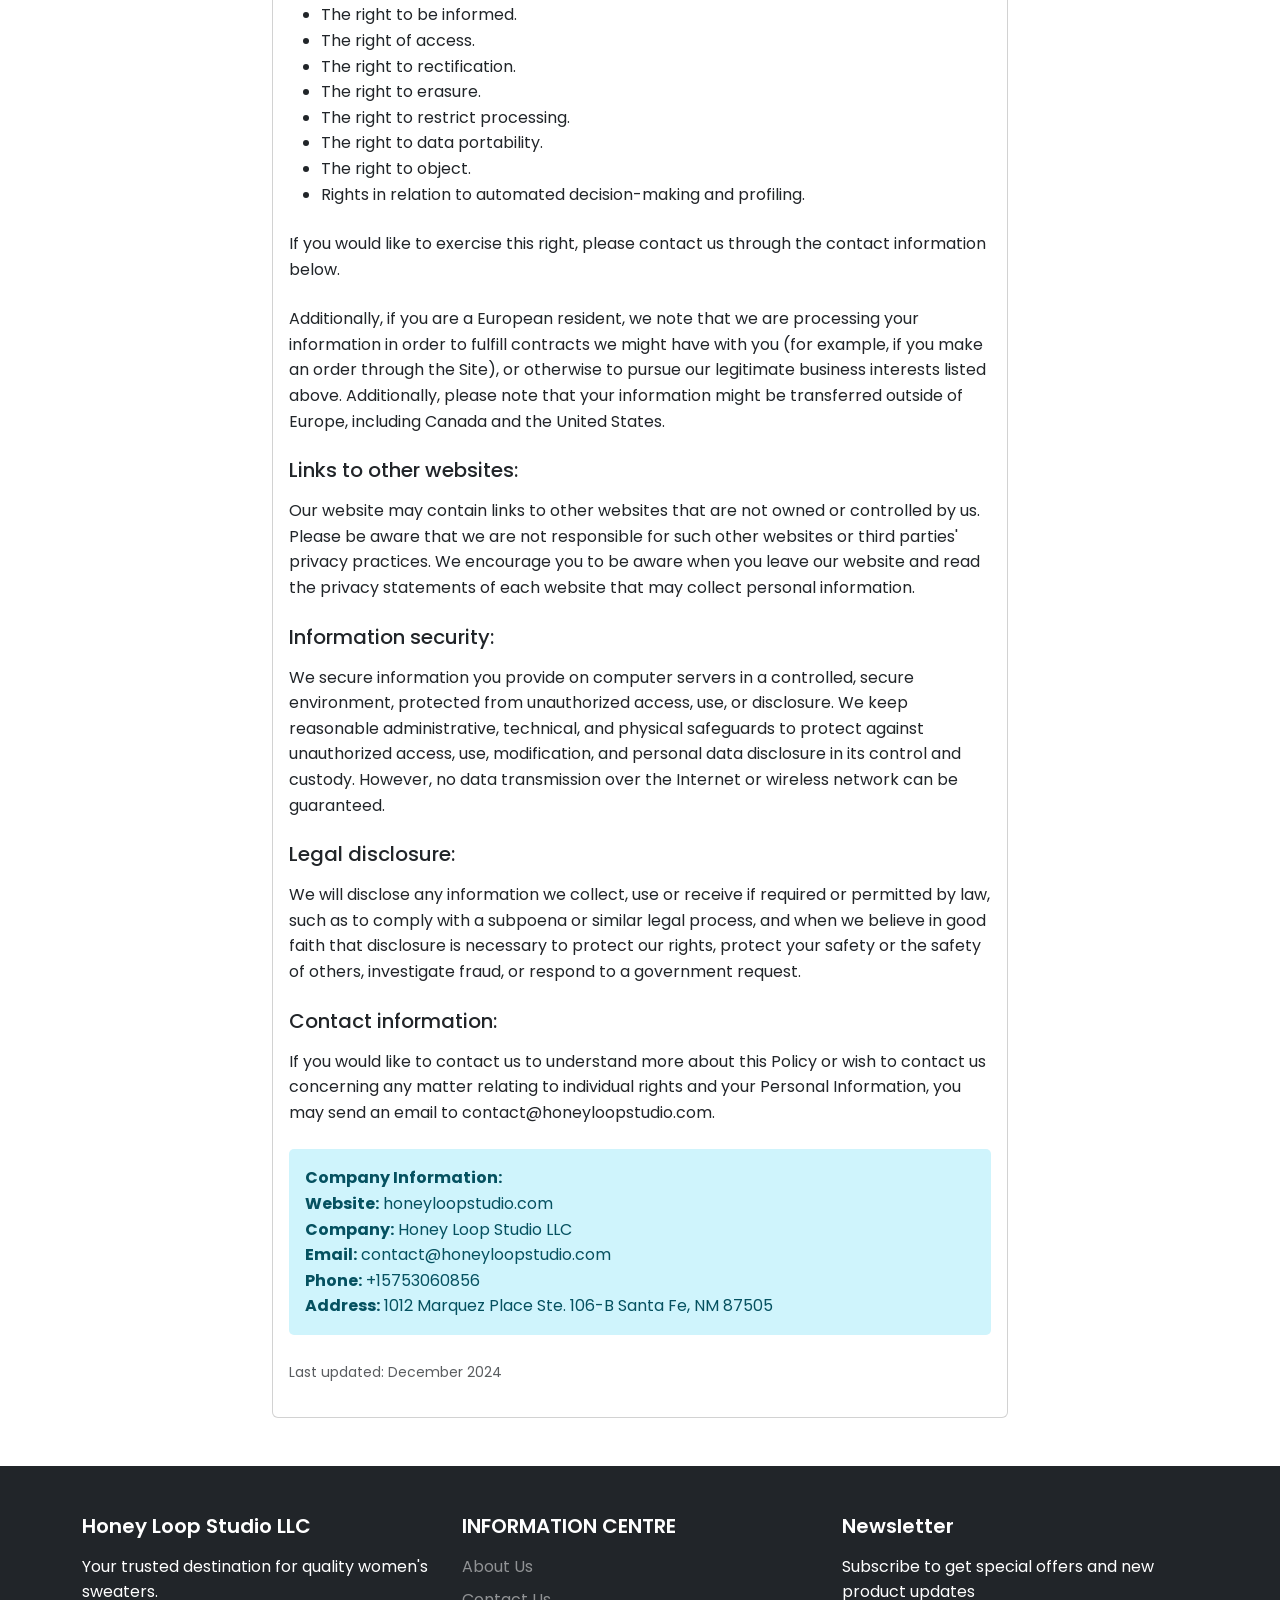
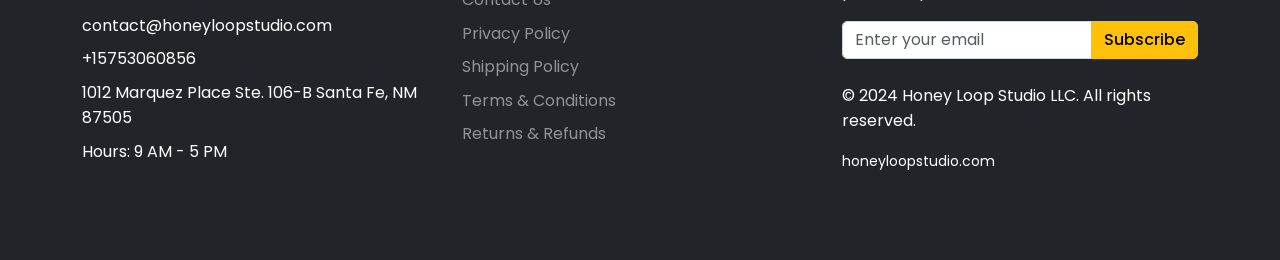
<file: privacy.html>
<!DOCTYPE html>
<html lang="en">
<head>
    <meta charset="UTF-8">
    <meta name="viewport" content="width=device-width, initial-scale=1.0">
    <title>Privacy Policy - Honey Loop Studio LLC</title>
    <link href="https://cdn.jsdelivr.net/npm/bootstrap@5.3.0/dist/css/bootstrap.min.css" rel="stylesheet">
    <link rel="stylesheet" href="styles.css">
    <link rel="preconnect" href="https://fonts.googleapis.com">
    <link rel="preconnect" href="https://fonts.gstatic.com" crossorigin>
    <link href="https://fonts.googleapis.com/css2?family=Poppins:wght@300;400;500;600;700&display=swap" rel="stylesheet">
</head>
<body>
    <!-- Navigation -->
    <nav class="navbar navbar-expand-lg navbar-light bg-white shadow-sm sticky-top">
        <div class="container">
            <a class="navbar-brand fw-bold" href="index.html">
                <img src="Logo/Ảnh chụp màn hình 2026-03-26 114453.png" alt="Honey Loop Studio" class="me-2" style="width: 40px; height: 40px; object-fit: cover; border-radius: 50%;">
                Honey Loop Studio LLC
            </a>
            <button class="navbar-toggler" type="button" data-bs-toggle="collapse" data-bs-target="#navbarNav">
                <span class="navbar-toggler-icon"></span>
            </button>
            <div class="collapse navbar-collapse" id="navbarNav">
                <ul class="navbar-nav ms-auto">
                    <li class="nav-item">
                        <a class="nav-link" href="index.html">Home</a>
                    </li>
                    <li class="nav-item">
                        <a class="nav-link" href="products.html">Products</a>
                    </li>
                    <li class="nav-item">
                        <a class="nav-link" href="about.html">About Us</a>
                    </li>
                    <li class="nav-item">
                        <a class="nav-link" href="contact.html">Contact Us</a>
                    </li>
                    <li class="nav-item">
                        <a class="nav-link position-relative" href="cart.html">
                            <i class="bi bi-cart3"></i> Cart
                            <span class="position-absolute top-0 start-100 translate-middle badge rounded-pill bg-danger" id="cart-count">0</span>
                        </a>
                    </li>
                </ul>
                <form class="d-flex ms-3" onsubmit="return searchProducts(event)">
                    <input class="form-control me-2" type="search" placeholder="Search products..." id="search-input">
                    <button class="btn btn-outline-warning" type="submit">Search</button>
                </form>
            </div>
        </div>
    </nav>

    <!-- Page Header -->
    <section class="page-header py-5 bg-light">
        <div class="container">
            <h1 class="display-5 fw-bold">Privacy Policy</h1>
            <p class="lead">Your privacy is important to us</p>
        </div>
    </section>

    <!-- Privacy Policy Content -->
    <section class="py-5">
        <div class="container">
            <div class="row">
                <div class="col-lg-8 mx-auto">
                    <div class="card">
                        <div class="card-body">
                            <h2 class="h4 mb-4">Privacy Policy for Honey Loop Studio LLC</h2>
                            
                            <p class="mb-4">honeyloopstudio.com website is owned by Honey Loop Studio LLC, which is a data controller of your personal data.</p>
                            
                            <p class="mb-4">We have adopted this Privacy Policy, which determines how we are processing the information collected by honeyloopstudio.com, which also provides the reasons why we must collect certain personal data about you. Therefore, you must read this Privacy Policy before using honeyloopstudio.com website.</p>
                            
                            <p class="mb-4">We take care of your personal data and undertake to guarantee its confidentiality and security.</p>
                            
                            <h3 class="h5 mb-3">Personal information we collect:</h3>
                            <p class="mb-4">When you visit the honeyloopstudio.com, we automatically collect certain information about your device, including information about your web browser, IP address, time zone, and some of the installed cookies on your device. Additionally, as you browse the Site, we collect information about the individual web pages or products you view, what websites or search terms referred you to the Site, and how you interact with the Site. We refer to this automatically-collected information as "Device Information." Moreover, we might collect the personal data you provide to us (including but not limited to Name, Surname, Address, payment information, etc.) during registration to be able to fulfill the agreement.</p>
                            
                            <h3 class="h5 mb-3">Why do we process your data?</h3>
                            <p class="mb-4">Our top priority is customer data security, and, as such, we may process only minimal user data, only as much as it is absolutely necessary to maintain the website. Information collected automatically is used only to identify potential cases of abuse and establish statistical information regarding website usage. This statistical information is not otherwise aggregated in such a way that it would identify any particular user of the system.</p>
                            
                            <p class="mb-4">You can visit the website without telling us who you are or revealing any information, by which someone could identify you as a specific, identifiable individual. If, however, you wish to use some of the website's features, or you wish to receive our newsletter or provide other details by filling a form, you may provide personal data to us, such as your email, first name, last name, city of residence, organization, telephone number. You can choose not to provide us with your personal data, but then you may not be able to take advantage of some of the website's features. For example, you won't be able to receive our Newsletter or contact us directly from the website. Users who are uncertain about what information is mandatory are welcome to contact us via contact@honeyloopstudio.com.</p>
                            
                            <h3 class="h5 mb-3">Your rights:</h3>
                            <p class="mb-4">If you are a European resident, you have the following rights related to your personal data:</p>
                            <ul class="mb-4">
                                <li>The right to be informed.</li>
                                <li>The right of access.</li>
                                <li>The right to rectification.</li>
                                <li>The right to erasure.</li>
                                <li>The right to restrict processing.</li>
                                <li>The right to data portability.</li>
                                <li>The right to object.</li>
                                <li>Rights in relation to automated decision-making and profiling.</li>
                            </ul>
                            <p class="mb-4">If you would like to exercise this right, please contact us through the contact information below.</p>
                            
                            <p class="mb-4">Additionally, if you are a European resident, we note that we are processing your information in order to fulfill contracts we might have with you (for example, if you make an order through the Site), or otherwise to pursue our legitimate business interests listed above. Additionally, please note that your information might be transferred outside of Europe, including Canada and the United States.</p>
                            
                            <h3 class="h5 mb-3">Links to other websites:</h3>
                            <p class="mb-4">Our website may contain links to other websites that are not owned or controlled by us. Please be aware that we are not responsible for such other websites or third parties' privacy practices. We encourage you to be aware when you leave our website and read the privacy statements of each website that may collect personal information.</p>
                            
                            <h3 class="h5 mb-3">Information security:</h3>
                            <p class="mb-4">We secure information you provide on computer servers in a controlled, secure environment, protected from unauthorized access, use, or disclosure. We keep reasonable administrative, technical, and physical safeguards to protect against unauthorized access, use, modification, and personal data disclosure in its control and custody. However, no data transmission over the Internet or wireless network can be guaranteed.</p>
                            
                            <h3 class="h5 mb-3">Legal disclosure:</h3>
                            <p class="mb-4">We will disclose any information we collect, use or receive if required or permitted by law, such as to comply with a subpoena or similar legal process, and when we believe in good faith that disclosure is necessary to protect our rights, protect your safety or the safety of others, investigate fraud, or respond to a government request.</p>
                            
                            <h3 class="h5 mb-3">Contact information:</h3>
                            <p class="mb-4">If you would like to contact us to understand more about this Policy or wish to contact us concerning any matter relating to individual rights and your Personal Information, you may send an email to contact@honeyloopstudio.com.</p>
                            
                            <div class="alert alert-info mt-4">
                                <strong>Company Information:</strong><br>
                                <strong>Website:</strong> honeyloopstudio.com<br>
                                <strong>Company:</strong> Honey Loop Studio LLC<br>
                                <strong>Email:</strong> contact@honeyloopstudio.com<br>
                                <strong>Phone:</strong> +15753060856<br>
                                <strong>Address:</strong> 1012 Marquez Place Ste. 106-B Santa Fe, NM 87505
                            </div>
                            
                            <p class="text-muted mt-4"><small>Last updated: December 2024</small></p>
                        </div>
                    </div>
                </div>
            </div>
        </div>
    </section>

    <!-- Footer -->
    <footer class="bg-dark text-white py-5">
        <div class="container">
            <div class="row">
                <!-- Column 1: Company Info -->
                <div class="col-lg-4 mb-4">
                    <h5 class="mb-3">Honey Loop Studio LLC</h5>
                    <p class="mb-2">Your trusted destination for quality women's sweaters.</p>
                    <p class="mb-2">contact@honeyloopstudio.com</p>
                    <p class="mb-2">+15753060856</p>
                    <p class="mb-2">1012 Marquez Place Ste. 106-B Santa Fe, NM 87505</p>
                    <p class="mb-2">Hours: 9 AM - 5 PM</p>
                </div>

                <!-- Column 2: Information Centre -->
                <div class="col-lg-4 mb-4">
                    <h5 class="mb-3">INFORMATION CENTRE</h5>
                    <ul class="list-unstyled">
                        <li class="mb-2"><a href="about.html" class="text-white-50 text-decoration-none">About Us</a></li>
                        <li class="mb-2"><a href="contact.html" class="text-white-50 text-decoration-none">Contact Us</a></li>
                        <li class="mb-2"><a href="privacy.html" class="text-white-50 text-decoration-none">Privacy Policy</a></li>
                        <li class="mb-2"><a href="shipping.html" class="text-white-50 text-decoration-none">Shipping Policy</a></li>
                        <li class="mb-2"><a href="terms.html" class="text-white-50 text-decoration-none">Terms & Conditions</a></li>
                        <li class="mb-2"><a href="returns.html" class="text-white-50 text-decoration-none">Returns & Refunds</a></li>
                    </ul>
                </div>

                <!-- Column 3: Newsletter -->
                <div class="col-lg-4 mb-4">
                    <h5 class="mb-3">Newsletter</h5>
                    <p class="mb-3">Subscribe to get special offers and new product updates</p>
                    <form class="newsletter-form" onsubmit="return handleNewsletterSubmit(event)">
                        <div class="input-group mb-3">
                            <input type="email" class="form-control" placeholder="Enter your email" required>
                            <button class="btn btn-warning" type="submit">Subscribe</button>
                        </div>
                    </form>
                    <div class="mt-4">
                        <p>&copy; 2024 Honey Loop Studio LLC. All rights reserved.</p>
                        <p class="small">honeyloopstudio.com</p>
                    </div>
                </div>
            </div>
        </div>
    </footer>

    <script src="https://cdn.jsdelivr.net/npm/bootstrap@5.3.0/dist/js/bootstrap.bundle.min.js"></script>
    <script src="https://cdn.jsdelivr.net/npm/bootstrap-icons@1.10.0/font/bootstrap-icons.css"></script>
    <script src="script.js"></script>
</body>
</html>
</file>
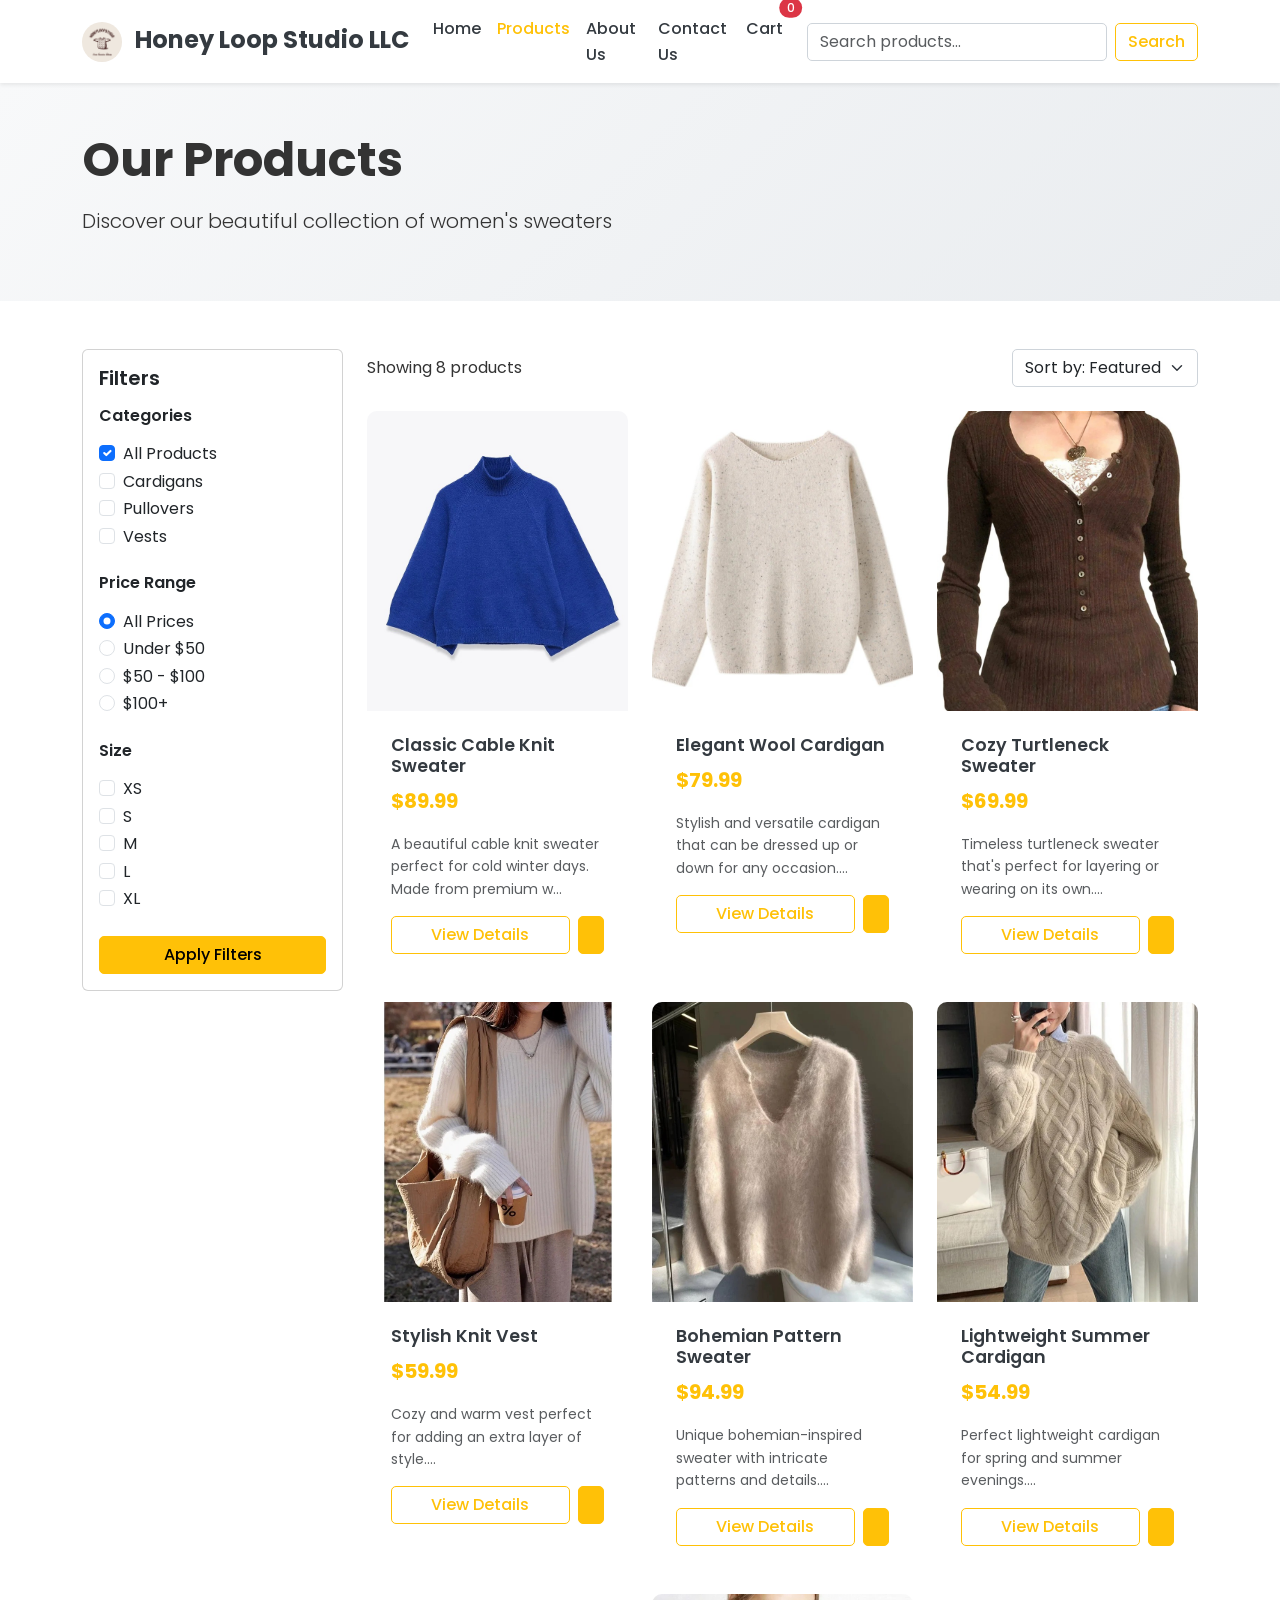
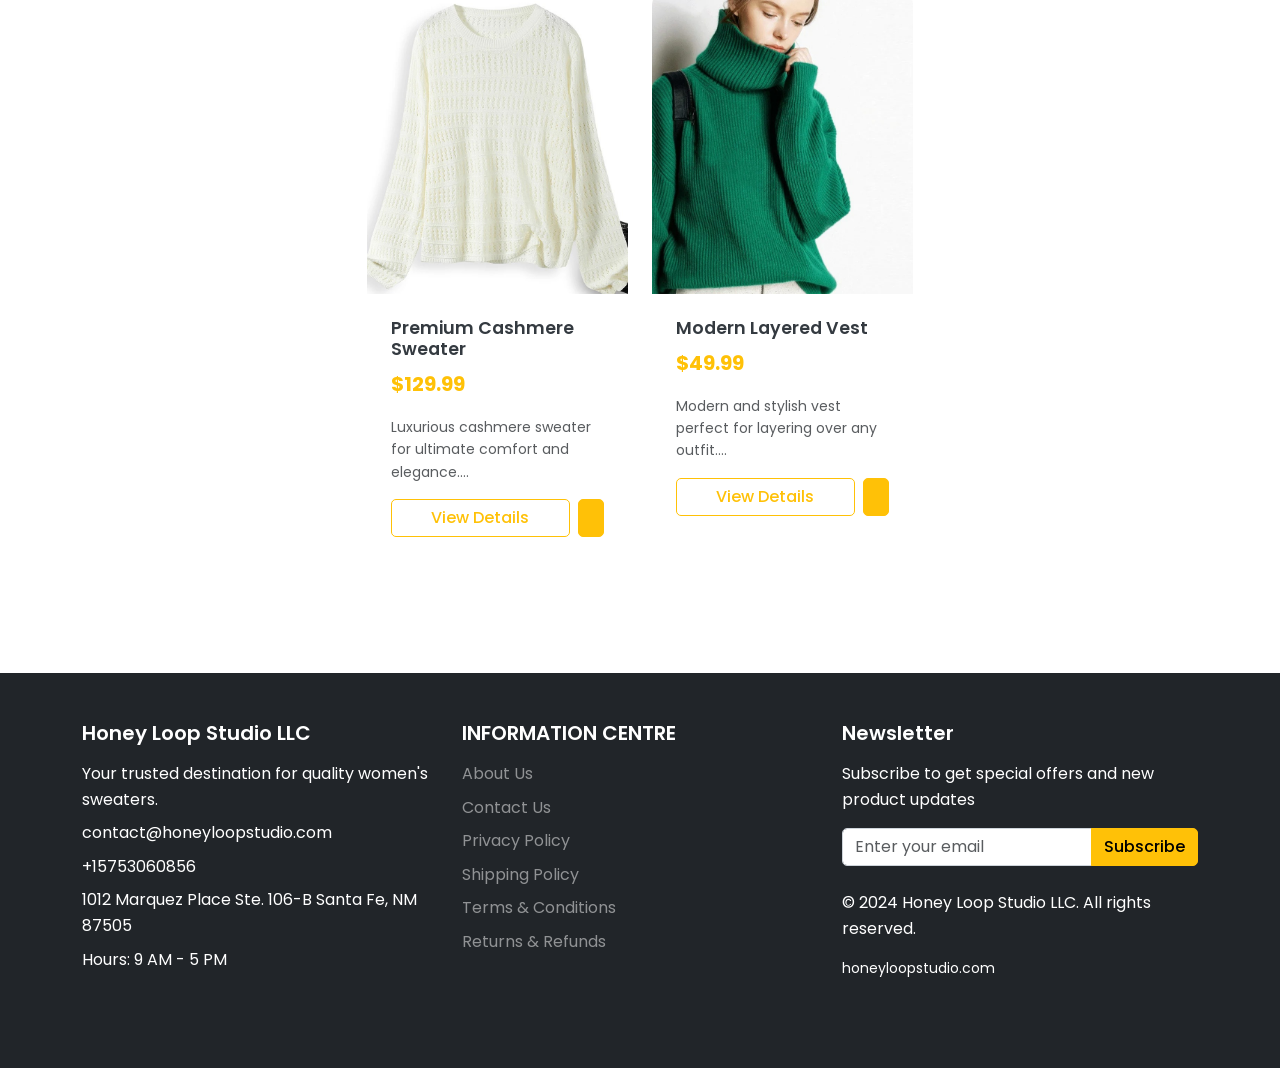
<file: products.html>
<!DOCTYPE html>
<html lang="en">
<head>
    <meta charset="UTF-8">
    <meta name="viewport" content="width=device-width, initial-scale=1.0">
    <title>Products - Honey Loop Studio LLC</title>
    <link href="https://cdn.jsdelivr.net/npm/bootstrap@5.3.0/dist/css/bootstrap.min.css" rel="stylesheet">
    <link rel="stylesheet" href="styles.css">
    <link rel="preconnect" href="https://fonts.googleapis.com">
    <link rel="preconnect" href="https://fonts.gstatic.com" crossorigin>
    <link href="https://fonts.googleapis.com/css2?family=Poppins:wght@300;400;500;600;700&display=swap" rel="stylesheet">
</head>
<body>
    <!-- Navigation -->
    <nav class="navbar navbar-expand-lg navbar-light bg-white shadow-sm sticky-top">
        <div class="container">
            <a class="navbar-brand fw-bold" href="index.html">
                <img src="Logo/Ảnh chụp màn hình 2026-03-26 114453.png" alt="Honey Loop Studio" class="me-2" style="width: 40px; height: 40px; object-fit: cover; border-radius: 50%;">
                Honey Loop Studio LLC
            </a>
            <button class="navbar-toggler" type="button" data-bs-toggle="collapse" data-bs-target="#navbarNav">
                <span class="navbar-toggler-icon"></span>
            </button>
            <div class="collapse navbar-collapse" id="navbarNav">
                <ul class="navbar-nav ms-auto">
                    <li class="nav-item">
                        <a class="nav-link" href="index.html">Home</a>
                    </li>
                    <li class="nav-item">
                        <a class="nav-link active" href="products.html">Products</a>
                    </li>
                    <li class="nav-item">
                        <a class="nav-link" href="about.html">About Us</a>
                    </li>
                    <li class="nav-item">
                        <a class="nav-link" href="contact.html">Contact Us</a>
                    </li>
                    <li class="nav-item">
                        <a class="nav-link position-relative" href="cart.html">
                            <i class="bi bi-cart3"></i> Cart
                            <span class="position-absolute top-0 start-100 translate-middle badge rounded-pill bg-danger" id="cart-count">0</span>
                        </a>
                    </li>
                </ul>
                <form class="d-flex ms-3" onsubmit="return searchProducts(event)">
                    <input class="form-control me-2" type="search" placeholder="Search products..." id="search-input">
                    <button class="btn btn-outline-warning" type="submit">Search</button>
                </form>
            </div>
        </div>
    </nav>

    <!-- Page Header -->
    <section class="page-header py-5 bg-light">
        <div class="container">
            <h1 class="display-5 fw-bold">Our Products</h1>
            <p class="lead">Discover our beautiful collection of women's sweaters</p>
        </div>
    </section>

    <!-- Products Section -->
    <section class="py-5">
        <div class="container">
            <div class="row">
                <!-- Filters Sidebar -->
                <div class="col-lg-3 mb-4">
                    <div class="card">
                        <div class="card-body">
                            <h5 class="card-title mb-3">Filters</h5>
                            
                            <!-- Categories -->
                            <div class="mb-4">
                                <h6>Categories</h6>
                                <div class="form-check">
                                    <input class="form-check-input" type="checkbox" id="cat-all" checked>
                                    <label class="form-check-label" for="cat-all">All Products</label>
                                </div>
                                <div class="form-check">
                                    <input class="form-check-input" type="checkbox" id="cat-cardigan">
                                    <label class="form-check-label" for="cat-cardigan">Cardigans</label>
                                </div>
                                <div class="form-check">
                                    <input class="form-check-input" type="checkbox" id="cat-pullover">
                                    <label class="form-check-label" for="cat-pullover">Pullovers</label>
                                </div>
                                <div class="form-check">
                                    <input class="form-check-input" type="checkbox" id="cat-vest">
                                    <label class="form-check-label" for="cat-vest">Vests</label>
                                </div>
                            </div>

                            <!-- Price Range -->
                            <div class="mb-4">
                                <h6>Price Range</h6>
                                <div class="form-check">
                                    <input class="form-check-input" type="radio" name="price" id="price-all" checked>
                                    <label class="form-check-label" for="price-all">All Prices</label>
                                </div>
                                <div class="form-check">
                                    <input class="form-check-input" type="radio" name="price" id="price-0-50">
                                    <label class="form-check-label" for="price-0-50">Under $50</label>
                                </div>
                                <div class="form-check">
                                    <input class="form-check-input" type="radio" name="price" id="price-50-100">
                                    <label class="form-check-label" for="price-50-100">$50 - $100</label>
                                </div>
                                <div class="form-check">
                                    <input class="form-check-input" type="radio" name="price" id="price-100-plus">
                                    <label class="form-check-label" for="price-100-plus">$100+</label>
                                </div>
                            </div>

                            <!-- Size -->
                            <div class="mb-4">
                                <h6>Size</h6>
                                <div class="form-check">
                                    <input class="form-check-input" type="checkbox" id="size-xs">
                                    <label class="form-check-label" for="size-xs">XS</label>
                                </div>
                                <div class="form-check">
                                    <input class="form-check-input" type="checkbox" id="size-s">
                                    <label class="form-check-label" for="size-s">S</label>
                                </div>
                                <div class="form-check">
                                    <input class="form-check-input" type="checkbox" id="size-m">
                                    <label class="form-check-label" for="size-m">M</label>
                                </div>
                                <div class="form-check">
                                    <input class="form-check-input" type="checkbox" id="size-l">
                                    <label class="form-check-label" for="size-l">L</label>
                                </div>
                                <div class="form-check">
                                    <input class="form-check-input" type="checkbox" id="size-xl">
                                    <label class="form-check-label" for="size-xl">XL</label>
                                </div>
                            </div>

                            <button class="btn btn-warning w-100" onclick="applyFilters()">Apply Filters</button>
                        </div>
                    </div>
                </div>

                <!-- Products Grid -->
                <div class="col-lg-9">
                    <div class="d-flex justify-content-between align-items-center mb-4">
                        <p class="mb-0">Showing <span id="product-count">0</span> products</p>
                        <select class="form-select w-auto" id="sort-select" onchange="sortProducts()">
                            <option value="default">Sort by: Featured</option>
                            <option value="price-low">Price: Low to High</option>
                            <option value="price-high">Price: High to Low</option>
                            <option value="name">Name: A to Z</option>
                        </select>
                    </div>

                    <div class="row" id="products-grid">
                        <!-- Products will be loaded here -->
                    </div>

                    <!-- Pagination -->
                    <nav class="mt-4">
                        <ul class="pagination justify-content-center" id="pagination">
                            <!-- Pagination will be loaded here -->
                        </ul>
                    </nav>
                </div>
            </div>
        </div>
    </section>

    <!-- Footer -->
    <footer class="bg-dark text-white py-5">
        <div class="container">
            <div class="row">
                <!-- Column 1: Company Info -->
                <div class="col-lg-4 mb-4">
                    <h5 class="mb-3">Honey Loop Studio LLC</h5>
                    <p class="mb-2">Your trusted destination for quality women's sweaters.</p>
                    <p class="mb-2">contact@honeyloopstudio.com</p>
                    <p class="mb-2">+15753060856</p>
                    <p class="mb-2">1012 Marquez Place Ste. 106-B Santa Fe, NM 87505</p>
                    <p class="mb-2">Hours: 9 AM - 5 PM</p>
                </div>

                <!-- Column 2: Information Centre -->
                <div class="col-lg-4 mb-4">
                    <h5 class="mb-3">INFORMATION CENTRE</h5>
                    <ul class="list-unstyled">
                        <li class="mb-2"><a href="about.html" class="text-white-50 text-decoration-none">About Us</a></li>
                        <li class="mb-2"><a href="contact.html" class="text-white-50 text-decoration-none">Contact Us</a></li>
                        <li class="mb-2"><a href="privacy.html" class="text-white-50 text-decoration-none">Privacy Policy</a></li>
                        <li class="mb-2"><a href="shipping.html" class="text-white-50 text-decoration-none">Shipping Policy</a></li>
                        <li class="mb-2"><a href="terms.html" class="text-white-50 text-decoration-none">Terms & Conditions</a></li>
                        <li class="mb-2"><a href="returns.html" class="text-white-50 text-decoration-none">Returns & Refunds</a></li>
                    </ul>
                </div>

                <!-- Column 3: Newsletter -->
                <div class="col-lg-4 mb-4">
                    <h5 class="mb-3">Newsletter</h5>
                    <p class="mb-3">Subscribe to get special offers and new product updates</p>
                    <form class="newsletter-form" onsubmit="return handleNewsletterSubmit(event)">
                        <div class="input-group mb-3">
                            <input type="email" class="form-control" placeholder="Enter your email" required>
                            <button class="btn btn-warning" type="submit">Subscribe</button>
                        </div>
                    </form>
                    <div class="mt-4">
                        <p>&copy; 2024 Honey Loop Studio LLC. All rights reserved.</p>
                        <p class="small">honeyloopstudio.com</p>
                    </div>
                </div>
            </div>
        </div>
    </footer>

    <script src="https://cdn.jsdelivr.net/npm/bootstrap@5.3.0/dist/js/bootstrap.bundle.min.js"></script>
    <script src="https://cdn.jsdelivr.net/npm/bootstrap-icons@1.10.0/font/bootstrap-icons.css"></script>
    <script src="script.js"></script>
</body>
</html>
</file>
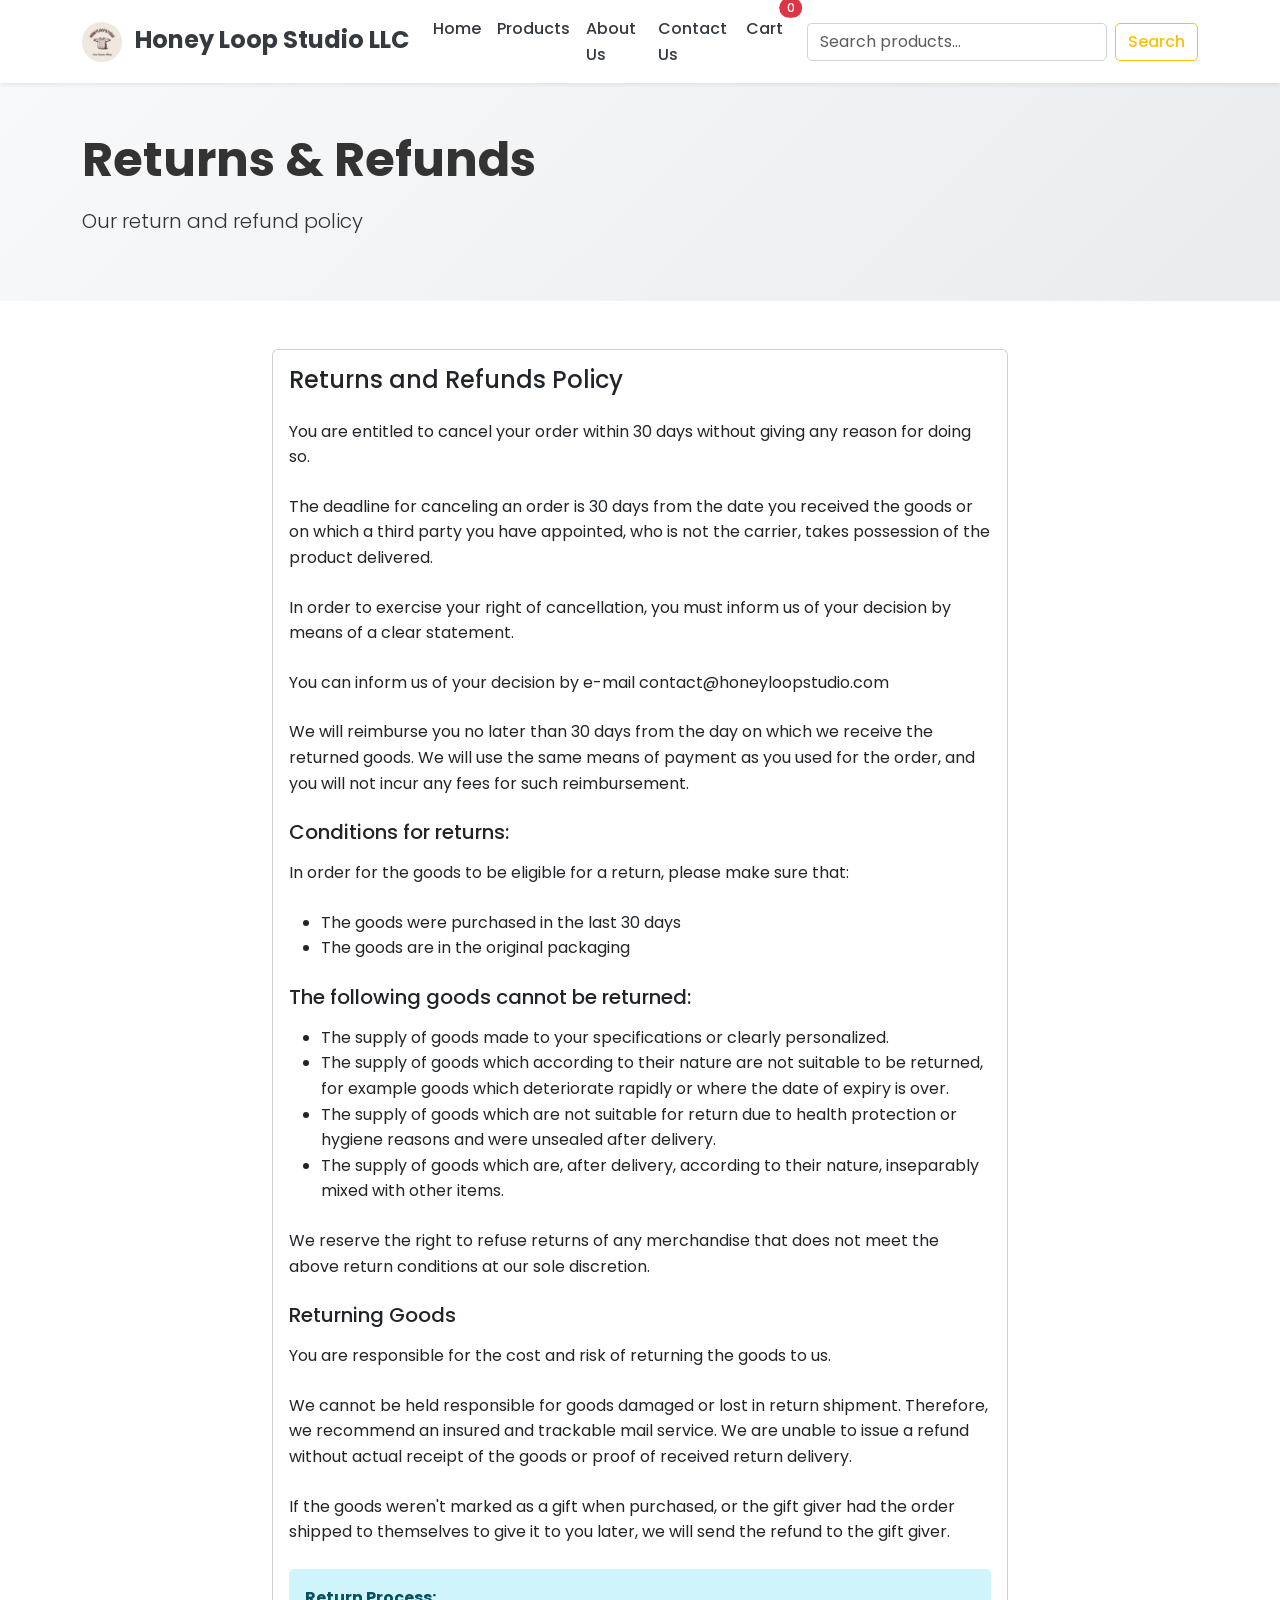
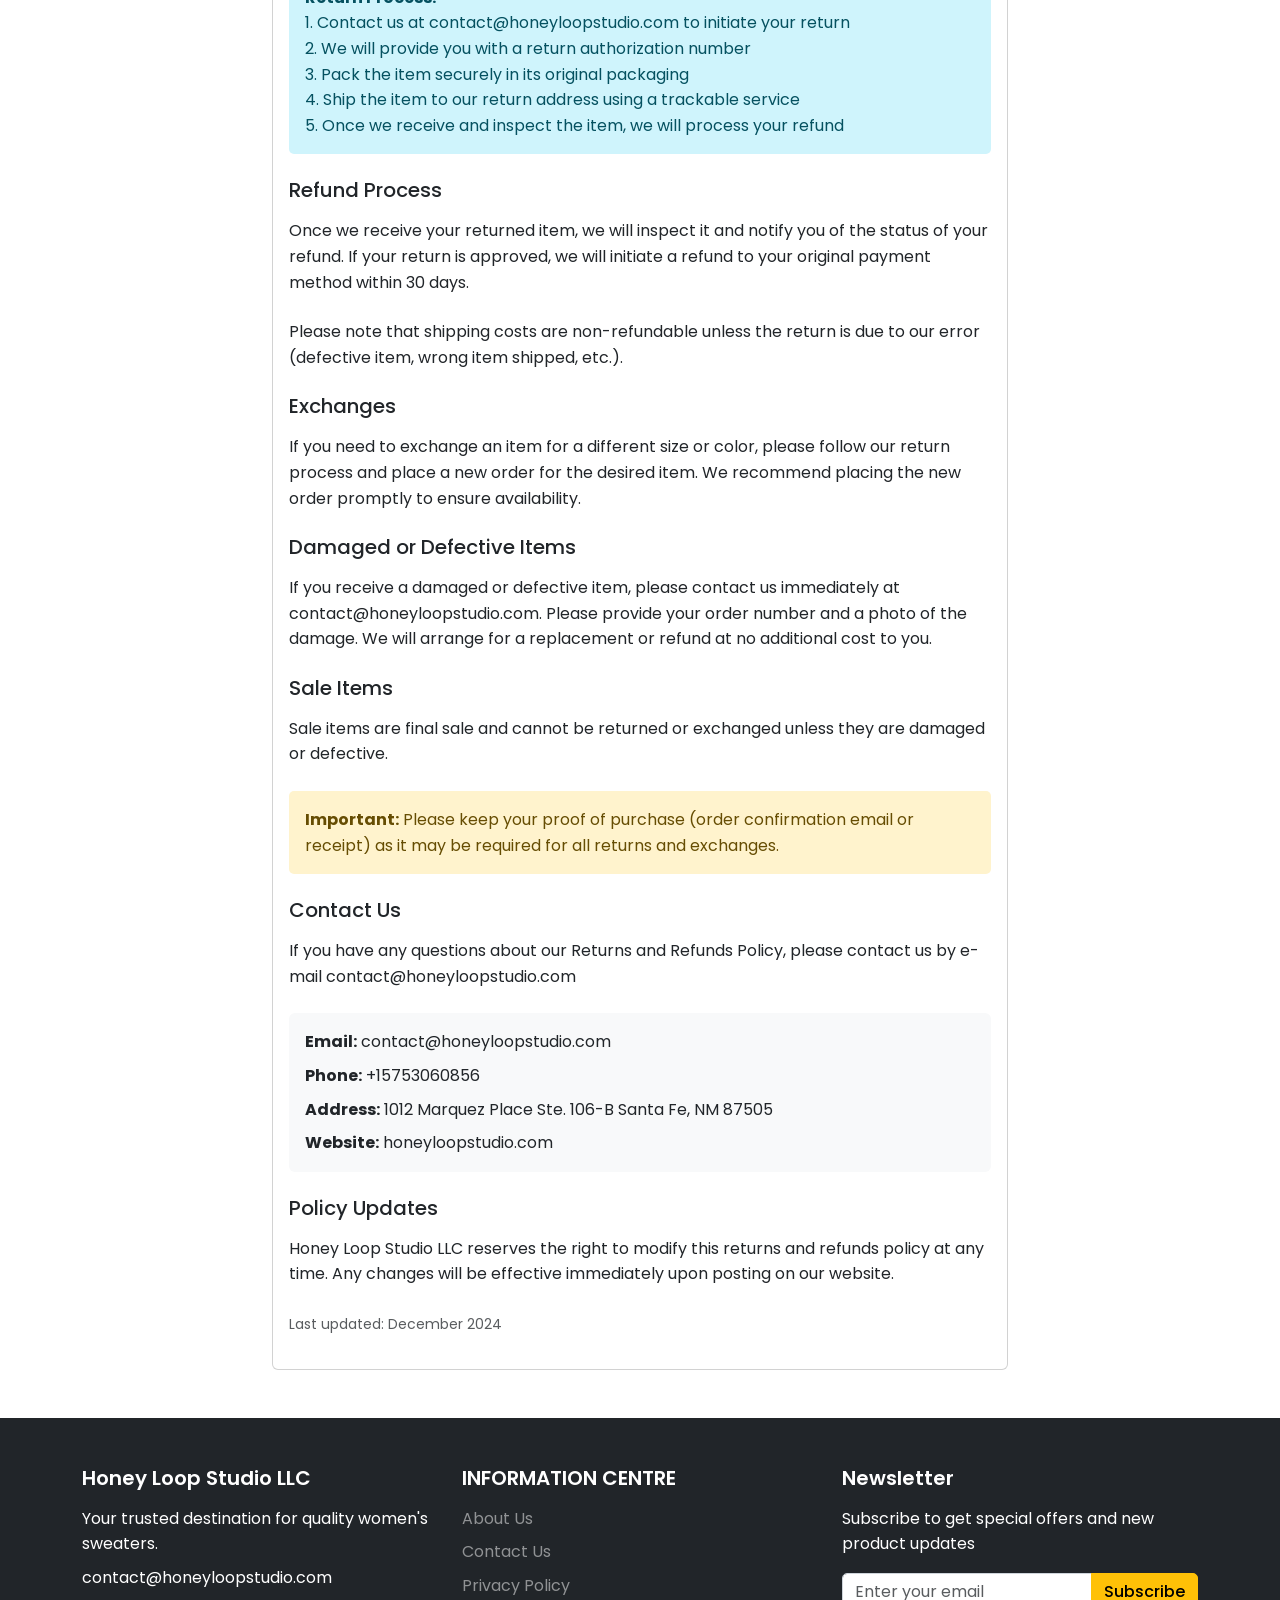
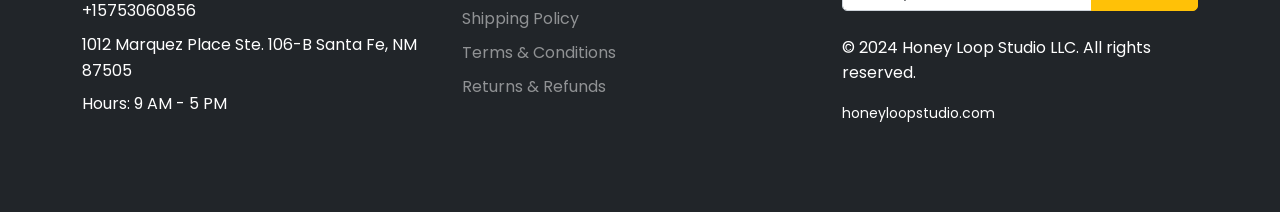
<file: returns.html>
<!DOCTYPE html>
<html lang="en">
<head>
    <meta charset="UTF-8">
    <meta name="viewport" content="width=device-width, initial-scale=1.0">
    <title>Returns & Refunds - Honey Loop Studio LLC</title>
    <link href="https://cdn.jsdelivr.net/npm/bootstrap@5.3.0/dist/css/bootstrap.min.css" rel="stylesheet">
    <link rel="stylesheet" href="styles.css">
    <link rel="preconnect" href="https://fonts.googleapis.com">
    <link rel="preconnect" href="https://fonts.gstatic.com" crossorigin>
    <link href="https://fonts.googleapis.com/css2?family=Poppins:wght@300;400;500;600;700&display=swap" rel="stylesheet">
</head>
<body>
    <!-- Navigation -->
    <nav class="navbar navbar-expand-lg navbar-light bg-white shadow-sm sticky-top">
        <div class="container">
            <a class="navbar-brand fw-bold" href="index.html">
                <img src="Logo/Ảnh chụp màn hình 2026-03-26 114453.png" alt="Honey Loop Studio" class="me-2" style="width: 40px; height: 40px; object-fit: cover; border-radius: 50%;">
                Honey Loop Studio LLC
            </a>
            <button class="navbar-toggler" type="button" data-bs-toggle="collapse" data-bs-target="#navbarNav">
                <span class="navbar-toggler-icon"></span>
            </button>
            <div class="collapse navbar-collapse" id="navbarNav">
                <ul class="navbar-nav ms-auto">
                    <li class="nav-item">
                        <a class="nav-link" href="index.html">Home</a>
                    </li>
                    <li class="nav-item">
                        <a class="nav-link" href="products.html">Products</a>
                    </li>
                    <li class="nav-item">
                        <a class="nav-link" href="about.html">About Us</a>
                    </li>
                    <li class="nav-item">
                        <a class="nav-link" href="contact.html">Contact Us</a>
                    </li>
                    <li class="nav-item">
                        <a class="nav-link position-relative" href="cart.html">
                            <i class="bi bi-cart3"></i> Cart
                            <span class="position-absolute top-0 start-100 translate-middle badge rounded-pill bg-danger" id="cart-count">0</span>
                        </a>
                    </li>
                </ul>
                <form class="d-flex ms-3" onsubmit="return searchProducts(event)">
                    <input class="form-control me-2" type="search" placeholder="Search products..." id="search-input">
                    <button class="btn btn-outline-warning" type="submit">Search</button>
                </form>
            </div>
        </div>
    </nav>

    <!-- Page Header -->
    <section class="page-header py-5 bg-light">
        <div class="container">
            <h1 class="display-5 fw-bold">Returns & Refunds</h1>
            <p class="lead">Our return and refund policy</p>
        </div>
    </section>

    <!-- Returns Policy Content -->
    <section class="py-5">
        <div class="container">
            <div class="row">
                <div class="col-lg-8 mx-auto">
                    <div class="card">
                        <div class="card-body">
                            <h2 class="h4 mb-4">Returns and Refunds Policy</h2>
                            
                            <p class="mb-4">You are entitled to cancel your order within 30 days without giving any reason for doing so.</p>
                            
                            <p class="mb-4">The deadline for canceling an order is 30 days from the date you received the goods or on which a third party you have appointed, who is not the carrier, takes possession of the product delivered.</p>
                            
                            <p class="mb-4">In order to exercise your right of cancellation, you must inform us of your decision by means of a clear statement.</p>
                            
                            <p class="mb-4">You can inform us of your decision by e-mail contact@honeyloopstudio.com</p>
                            
                            <p class="mb-4">We will reimburse you no later than 30 days from the day on which we receive the returned goods. We will use the same means of payment as you used for the order, and you will not incur any fees for such reimbursement.</p>
                            
                            <h3 class="h5 mb-3">Conditions for returns:</h3>
                            <p class="mb-4">In order for the goods to be eligible for a return, please make sure that:</p>
                            <ul class="mb-4">
                                <li>The goods were purchased in the last 30 days</li>
                                <li>The goods are in the original packaging</li>
                            </ul>
                            
                            <h3 class="h5 mb-3">The following goods cannot be returned:</h3>
                            <ul class="mb-4">
                                <li>The supply of goods made to your specifications or clearly personalized.</li>
                                <li>The supply of goods which according to their nature are not suitable to be returned, for example goods which deteriorate rapidly or where the date of expiry is over.</li>
                                <li>The supply of goods which are not suitable for return due to health protection or hygiene reasons and were unsealed after delivery.</li>
                                <li>The supply of goods which are, after delivery, according to their nature, inseparably mixed with other items.</li>
                            </ul>
                            
                            <p class="mb-4">We reserve the right to refuse returns of any merchandise that does not meet the above return conditions at our sole discretion.</p>
                            
                            <h3 class="h5 mb-3">Returning Goods</h3>
                            <p class="mb-4">You are responsible for the cost and risk of returning the goods to us.</p>
                            
                            <p class="mb-4">We cannot be held responsible for goods damaged or lost in return shipment. Therefore, we recommend an insured and trackable mail service. We are unable to issue a refund without actual receipt of the goods or proof of received return delivery.</p>
                            
                            <p class="mb-4">If the goods weren't marked as a gift when purchased, or the gift giver had the order shipped to themselves to give it to you later, we will send the refund to the gift giver.</p>
                            
                            <div class="alert alert-info mb-4">
                                <strong>Return Process:</strong><br>
                                1. Contact us at contact@honeyloopstudio.com to initiate your return<br>
                                2. We will provide you with a return authorization number<br>
                                3. Pack the item securely in its original packaging<br>
                                4. Ship the item to our return address using a trackable service<br>
                                5. Once we receive and inspect the item, we will process your refund
                            </div>
                            
                            <h3 class="h5 mb-3">Refund Process</h3>
                            <p class="mb-4">Once we receive your returned item, we will inspect it and notify you of the status of your refund. If your return is approved, we will initiate a refund to your original payment method within 30 days.</p>
                            
                            <p class="mb-4">Please note that shipping costs are non-refundable unless the return is due to our error (defective item, wrong item shipped, etc.).</p>
                            
                            <h3 class="h5 mb-3">Exchanges</h3>
                            <p class="mb-4">If you need to exchange an item for a different size or color, please follow our return process and place a new order for the desired item. We recommend placing the new order promptly to ensure availability.</p>
                            
                            <h3 class="h5 mb-3">Damaged or Defective Items</h3>
                            <p class="mb-4">If you receive a damaged or defective item, please contact us immediately at contact@honeyloopstudio.com. Please provide your order number and a photo of the damage. We will arrange for a replacement or refund at no additional cost to you.</p>
                            
                            <h3 class="h5 mb-3">Sale Items</h3>
                            <p class="mb-4">Sale items are final sale and cannot be returned or exchanged unless they are damaged or defective.</p>
                            
                            <div class="alert alert-warning mb-4">
                                <strong>Important:</strong> Please keep your proof of purchase (order confirmation email or receipt) as it may be required for all returns and exchanges.
                            </div>
                            
                            <h3 class="h5 mb-3">Contact Us</h3>
                            <p class="mb-4">If you have any questions about our Returns and Refunds Policy, please contact us by e-mail contact@honeyloopstudio.com</p>
                            
                            <div class="bg-light p-3 rounded mb-4">
                                <p class="mb-2"><strong>Email:</strong> contact@honeyloopstudio.com</p>
                                <p class="mb-2"><strong>Phone:</strong> +15753060856</p>
                                <p class="mb-2"><strong>Address:</strong> 1012 Marquez Place Ste. 106-B Santa Fe, NM 87505</p>
                                <p class="mb-0"><strong>Website:</strong> honeyloopstudio.com</p>
                            </div>
                            
                            <h3 class="h5 mb-3">Policy Updates</h3>
                            <p class="mb-4">Honey Loop Studio LLC reserves the right to modify this returns and refunds policy at any time. Any changes will be effective immediately upon posting on our website.</p>
                            
                            <p class="text-muted mt-4"><small>Last updated: December 2024</small></p>
                        </div>
                    </div>
                </div>
            </div>
        </div>
    </section>

    <!-- Footer -->
    <footer class="bg-dark text-white py-5">
        <div class="container">
            <div class="row">
                <!-- Column 1: Company Info -->
                <div class="col-lg-4 mb-4">
                    <h5 class="mb-3">Honey Loop Studio LLC</h5>
                    <p class="mb-2">Your trusted destination for quality women's sweaters.</p>
                    <p class="mb-2">contact@honeyloopstudio.com</p>
                    <p class="mb-2">+15753060856</p>
                    <p class="mb-2">1012 Marquez Place Ste. 106-B Santa Fe, NM 87505</p>
                    <p class="mb-2">Hours: 9 AM - 5 PM</p>
                </div>

                <!-- Column 2: Information Centre -->
                <div class="col-lg-4 mb-4">
                    <h5 class="mb-3">INFORMATION CENTRE</h5>
                    <ul class="list-unstyled">
                        <li class="mb-2"><a href="about.html" class="text-white-50 text-decoration-none">About Us</a></li>
                        <li class="mb-2"><a href="contact.html" class="text-white-50 text-decoration-none">Contact Us</a></li>
                        <li class="mb-2"><a href="privacy.html" class="text-white-50 text-decoration-none">Privacy Policy</a></li>
                        <li class="mb-2"><a href="shipping.html" class="text-white-50 text-decoration-none">Shipping Policy</a></li>
                        <li class="mb-2"><a href="terms.html" class="text-white-50 text-decoration-none">Terms & Conditions</a></li>
                        <li class="mb-2"><a href="returns.html" class="text-white-50 text-decoration-none">Returns & Refunds</a></li>
                    </ul>
                </div>

                <!-- Column 3: Newsletter -->
                <div class="col-lg-4 mb-4">
                    <h5 class="mb-3">Newsletter</h5>
                    <p class="mb-3">Subscribe to get special offers and new product updates</p>
                    <form class="newsletter-form" onsubmit="return handleNewsletterSubmit(event)">
                        <div class="input-group mb-3">
                            <input type="email" class="form-control" placeholder="Enter your email" required>
                            <button class="btn btn-warning" type="submit">Subscribe</button>
                        </div>
                    </form>
                    <div class="mt-4">
                        <p>&copy; 2024 Honey Loop Studio LLC. All rights reserved.</p>
                        <p class="small">honeyloopstudio.com</p>
                    </div>
                </div>
            </div>
        </div>
    </footer>

    <script src="https://cdn.jsdelivr.net/npm/bootstrap@5.3.0/dist/js/bootstrap.bundle.min.js"></script>
    <script src="https://cdn.jsdelivr.net/npm/bootstrap-icons@1.10.0/font/bootstrap-icons.css"></script>
    <script src="script.js"></script>
</body>
</html>
</file>
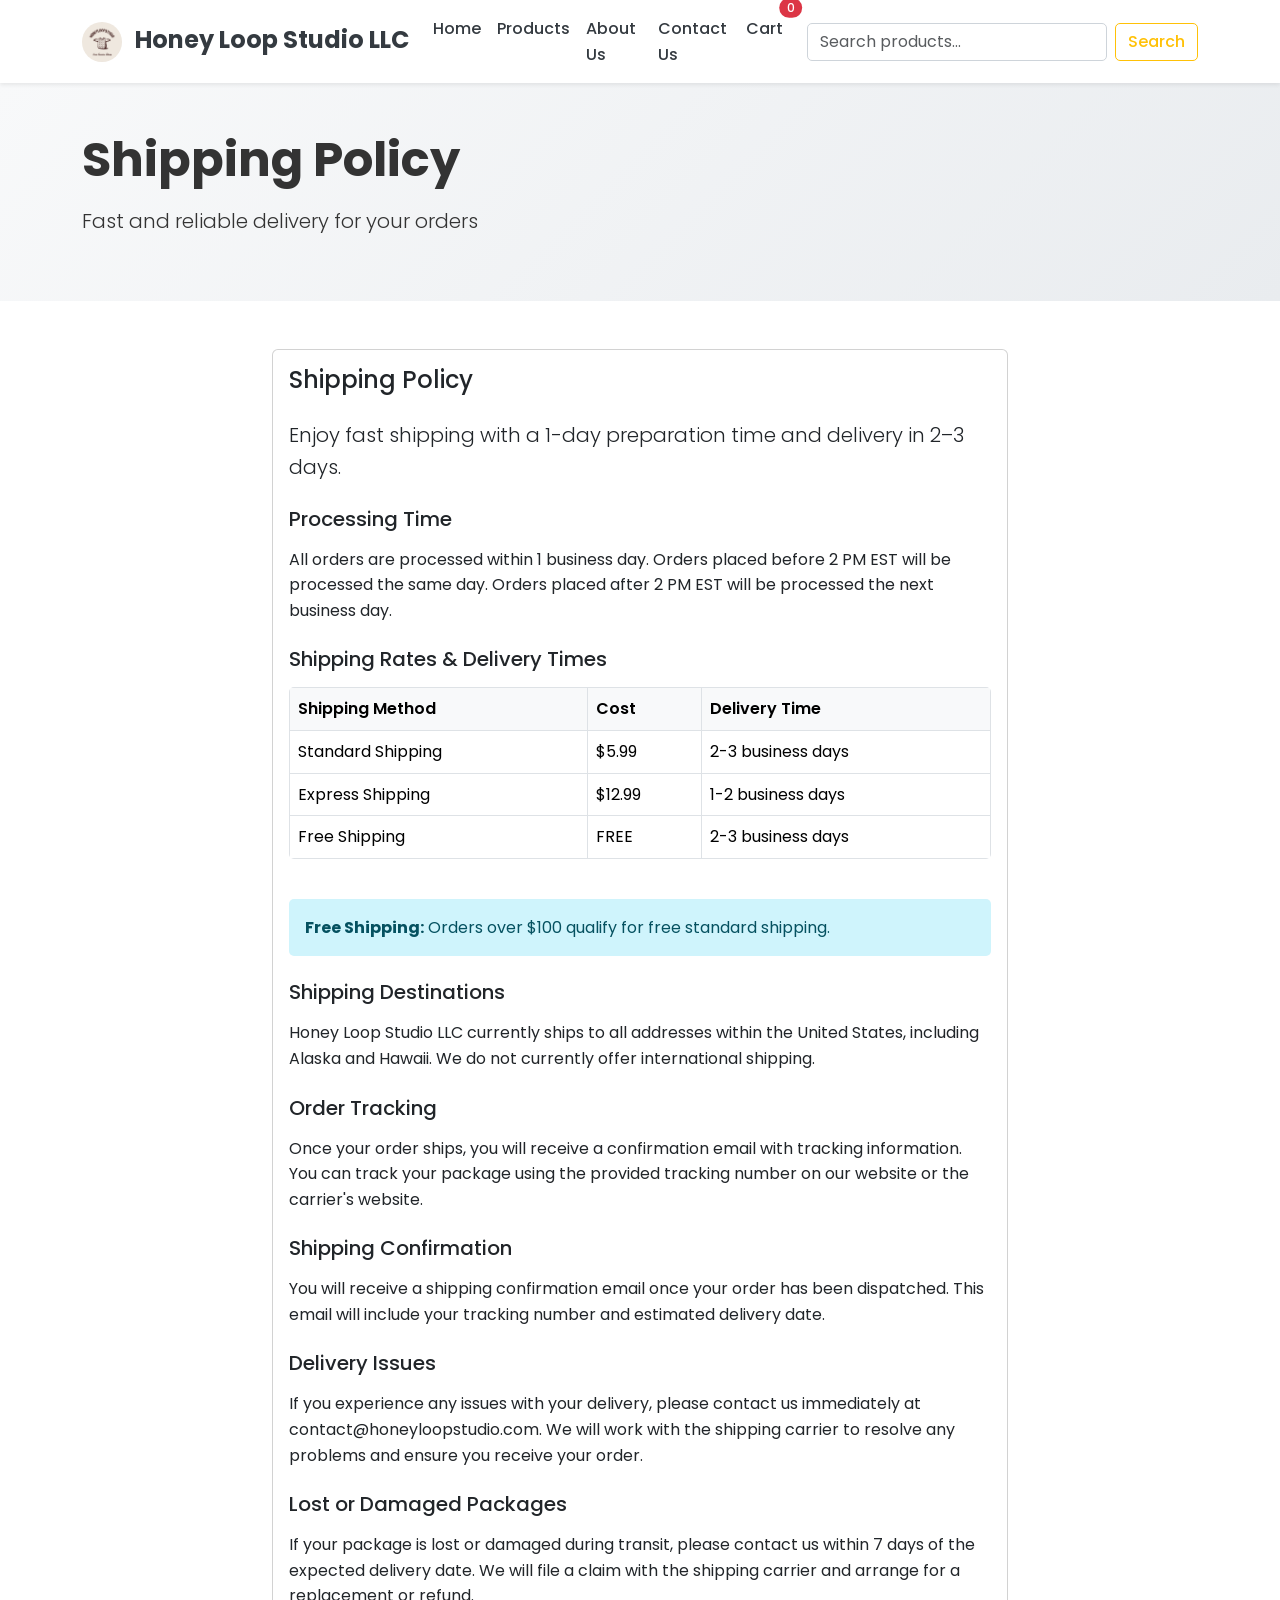
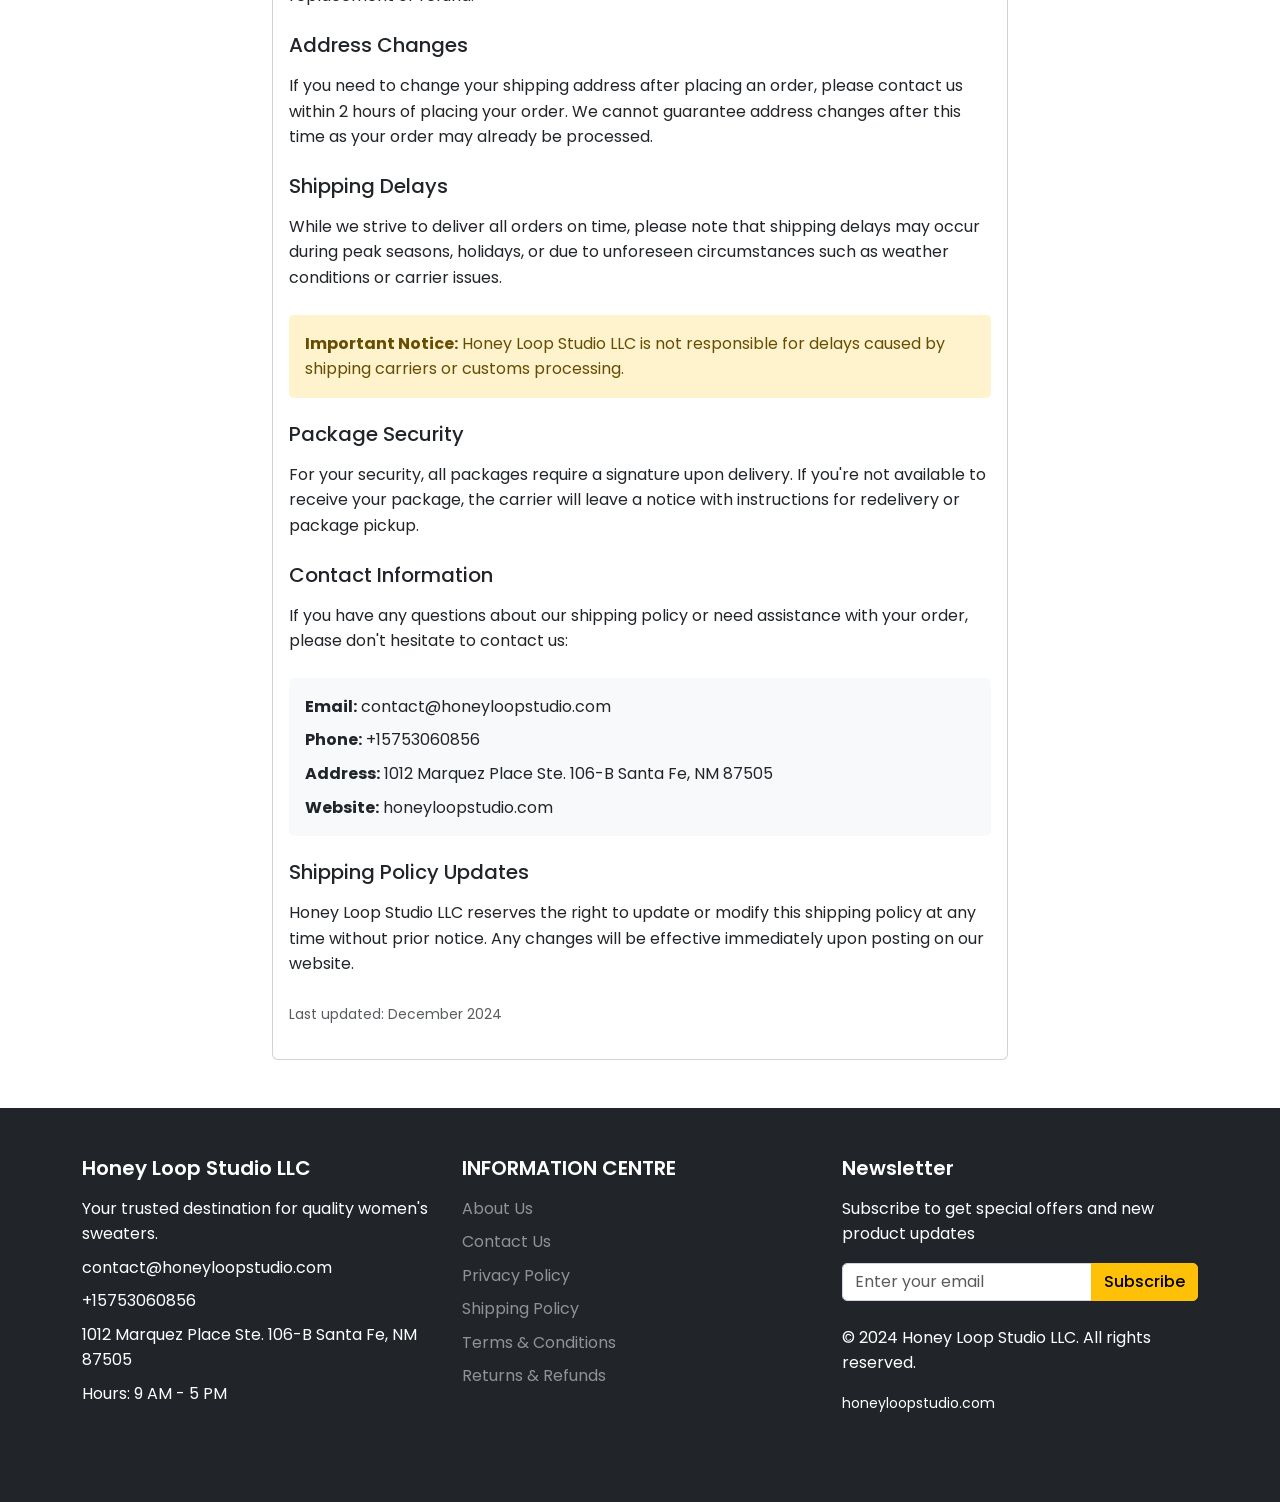
<file: shipping.html>
<!DOCTYPE html>
<html lang="en">
<head>
    <meta charset="UTF-8">
    <meta name="viewport" content="width=device-width, initial-scale=1.0">
    <title>Shipping Policy - Honey Loop Studio LLC</title>
    <link href="https://cdn.jsdelivr.net/npm/bootstrap@5.3.0/dist/css/bootstrap.min.css" rel="stylesheet">
    <link rel="stylesheet" href="styles.css">
    <link rel="preconnect" href="https://fonts.googleapis.com">
    <link rel="preconnect" href="https://fonts.gstatic.com" crossorigin>
    <link href="https://fonts.googleapis.com/css2?family=Poppins:wght@300;400;500;600;700&display=swap" rel="stylesheet">
</head>
<body>
    <!-- Navigation -->
    <nav class="navbar navbar-expand-lg navbar-light bg-white shadow-sm sticky-top">
        <div class="container">
            <a class="navbar-brand fw-bold" href="index.html">
                <img src="Logo/Ảnh chụp màn hình 2026-03-26 114453.png" alt="Honey Loop Studio" class="me-2" style="width: 40px; height: 40px; object-fit: cover; border-radius: 50%;">
                Honey Loop Studio LLC
            </a>
            <button class="navbar-toggler" type="button" data-bs-toggle="collapse" data-bs-target="#navbarNav">
                <span class="navbar-toggler-icon"></span>
            </button>
            <div class="collapse navbar-collapse" id="navbarNav">
                <ul class="navbar-nav ms-auto">
                    <li class="nav-item">
                        <a class="nav-link" href="index.html">Home</a>
                    </li>
                    <li class="nav-item">
                        <a class="nav-link" href="products.html">Products</a>
                    </li>
                    <li class="nav-item">
                        <a class="nav-link" href="about.html">About Us</a>
                    </li>
                    <li class="nav-item">
                        <a class="nav-link" href="contact.html">Contact Us</a>
                    </li>
                    <li class="nav-item">
                        <a class="nav-link position-relative" href="cart.html">
                            <i class="bi bi-cart3"></i> Cart
                            <span class="position-absolute top-0 start-100 translate-middle badge rounded-pill bg-danger" id="cart-count">0</span>
                        </a>
                    </li>
                </ul>
                <form class="d-flex ms-3" onsubmit="return searchProducts(event)">
                    <input class="form-control me-2" type="search" placeholder="Search products..." id="search-input">
                    <button class="btn btn-outline-warning" type="submit">Search</button>
                </form>
            </div>
        </div>
    </nav>

    <!-- Page Header -->
    <section class="page-header py-5 bg-light">
        <div class="container">
            <h1 class="display-5 fw-bold">Shipping Policy</h1>
            <p class="lead">Fast and reliable delivery for your orders</p>
        </div>
    </section>

    <!-- Shipping Policy Content -->
    <section class="py-5">
        <div class="container">
            <div class="row">
                <div class="col-lg-8 mx-auto">
                    <div class="card">
                        <div class="card-body">
                            <h2 class="h4 mb-4">Shipping Policy</h2>
                            
                            <p class="lead mb-4">Enjoy fast shipping with a 1-day preparation time and delivery in 2–3 days.</p>
                            
                            <h3 class="h5 mb-3">Processing Time</h3>
                            <p class="mb-4">All orders are processed within 1 business day. Orders placed before 2 PM EST will be processed the same day. Orders placed after 2 PM EST will be processed the next business day.</p>
                            
                            <h3 class="h5 mb-3">Shipping Rates & Delivery Times</h3>
                            <div class="table-responsive mb-4">
                                <table class="table table-bordered">
                                    <thead>
                                        <tr>
                                            <th>Shipping Method</th>
                                            <th>Cost</th>
                                            <th>Delivery Time</th>
                                        </tr>
                                    </thead>
                                    <tbody>
                                        <tr>
                                            <td>Standard Shipping</td>
                                            <td>$5.99</td>
                                            <td>2-3 business days</td>
                                        </tr>
                                        <tr>
                                            <td>Express Shipping</td>
                                            <td>$12.99</td>
                                            <td>1-2 business days</td>
                                        </tr>
                                        <tr>
                                            <td>Free Shipping</td>
                                            <td>FREE</td>
                                            <td>2-3 business days</td>
                                        </tr>
                                    </tbody>
                                </table>
                            </div>
                            
                            <div class="alert alert-info mb-4">
                                <strong>Free Shipping:</strong> Orders over $100 qualify for free standard shipping.
                            </div>
                            
                            <h3 class="h5 mb-3">Shipping Destinations</h3>
                            <p class="mb-4">Honey Loop Studio LLC currently ships to all addresses within the United States, including Alaska and Hawaii. We do not currently offer international shipping.</p>
                            
                            <h3 class="h5 mb-3">Order Tracking</h3>
                            <p class="mb-4">Once your order ships, you will receive a confirmation email with tracking information. You can track your package using the provided tracking number on our website or the carrier's website.</p>
                            
                            <h3 class="h5 mb-3">Shipping Confirmation</h3>
                            <p class="mb-4">You will receive a shipping confirmation email once your order has been dispatched. This email will include your tracking number and estimated delivery date.</p>
                            
                            <h3 class="h5 mb-3">Delivery Issues</h3>
                            <p class="mb-4">If you experience any issues with your delivery, please contact us immediately at contact@honeyloopstudio.com. We will work with the shipping carrier to resolve any problems and ensure you receive your order.</p>
                            
                            <h3 class="h5 mb-3">Lost or Damaged Packages</h3>
                            <p class="mb-4">If your package is lost or damaged during transit, please contact us within 7 days of the expected delivery date. We will file a claim with the shipping carrier and arrange for a replacement or refund.</p>
                            
                            <h3 class="h5 mb-3">Address Changes</h3>
                            <p class="mb-4">If you need to change your shipping address after placing an order, please contact us within 2 hours of placing your order. We cannot guarantee address changes after this time as your order may already be processed.</p>
                            
                            <h3 class="h5 mb-3">Shipping Delays</h3>
                            <p class="mb-4">While we strive to deliver all orders on time, please note that shipping delays may occur during peak seasons, holidays, or due to unforeseen circumstances such as weather conditions or carrier issues.</p>
                            
                            <div class="alert alert-warning mb-4">
                                <strong>Important Notice:</strong> Honey Loop Studio LLC is not responsible for delays caused by shipping carriers or customs processing.
                            </div>
                            
                            <h3 class="h5 mb-3">Package Security</h3>
                            <p class="mb-4">For your security, all packages require a signature upon delivery. If you're not available to receive your package, the carrier will leave a notice with instructions for redelivery or package pickup.</p>
                            
                            <h3 class="h5 mb-3">Contact Information</h3>
                            <p class="mb-4">If you have any questions about our shipping policy or need assistance with your order, please don't hesitate to contact us:</p>
                            
                            <div class="bg-light p-3 rounded mb-4">
                                <p class="mb-2"><strong>Email:</strong> contact@honeyloopstudio.com</p>
                                <p class="mb-2"><strong>Phone:</strong> +15753060856</p>
                                <p class="mb-2"><strong>Address:</strong> 1012 Marquez Place Ste. 106-B Santa Fe, NM 87505</p>
                                <p class="mb-0"><strong>Website:</strong> honeyloopstudio.com</p>
                            </div>
                            
                            <h3 class="h5 mb-3">Shipping Policy Updates</h3>
                            <p class="mb-4">Honey Loop Studio LLC reserves the right to update or modify this shipping policy at any time without prior notice. Any changes will be effective immediately upon posting on our website.</p>
                            
                            <p class="text-muted mt-4"><small>Last updated: December 2024</small></p>
                        </div>
                    </div>
                </div>
            </div>
        </div>
    </section>

    <!-- Footer -->
    <footer class="bg-dark text-white py-5">
        <div class="container">
            <div class="row">
                <!-- Column 1: Company Info -->
                <div class="col-lg-4 mb-4">
                    <h5 class="mb-3">Honey Loop Studio LLC</h5>
                    <p class="mb-2">Your trusted destination for quality women's sweaters.</p>
                    <p class="mb-2">contact@honeyloopstudio.com</p>
                    <p class="mb-2">+15753060856</p>
                    <p class="mb-2">1012 Marquez Place Ste. 106-B Santa Fe, NM 87505</p>
                    <p class="mb-2">Hours: 9 AM - 5 PM</p>
                </div>

                <!-- Column 2: Information Centre -->
                <div class="col-lg-4 mb-4">
                    <h5 class="mb-3">INFORMATION CENTRE</h5>
                    <ul class="list-unstyled">
                        <li class="mb-2"><a href="about.html" class="text-white-50 text-decoration-none">About Us</a></li>
                        <li class="mb-2"><a href="contact.html" class="text-white-50 text-decoration-none">Contact Us</a></li>
                        <li class="mb-2"><a href="privacy.html" class="text-white-50 text-decoration-none">Privacy Policy</a></li>
                        <li class="mb-2"><a href="shipping.html" class="text-white-50 text-decoration-none">Shipping Policy</a></li>
                        <li class="mb-2"><a href="terms.html" class="text-white-50 text-decoration-none">Terms & Conditions</a></li>
                        <li class="mb-2"><a href="returns.html" class="text-white-50 text-decoration-none">Returns & Refunds</a></li>
                    </ul>
                </div>

                <!-- Column 3: Newsletter -->
                <div class="col-lg-4 mb-4">
                    <h5 class="mb-3">Newsletter</h5>
                    <p class="mb-3">Subscribe to get special offers and new product updates</p>
                    <form class="newsletter-form" onsubmit="return handleNewsletterSubmit(event)">
                        <div class="input-group mb-3">
                            <input type="email" class="form-control" placeholder="Enter your email" required>
                            <button class="btn btn-warning" type="submit">Subscribe</button>
                        </div>
                    </form>
                    <div class="mt-4">
                        <p>&copy; 2024 Honey Loop Studio LLC. All rights reserved.</p>
                        <p class="small">honeyloopstudio.com</p>
                    </div>
                </div>
            </div>
        </div>
    </footer>

    <script src="https://cdn.jsdelivr.net/npm/bootstrap@5.3.0/dist/js/bootstrap.bundle.min.js"></script>
    <script src="https://cdn.jsdelivr.net/npm/bootstrap-icons@1.10.0/font/bootstrap-icons.css"></script>
    <script src="script.js"></script>
</body>
</html>
</file>
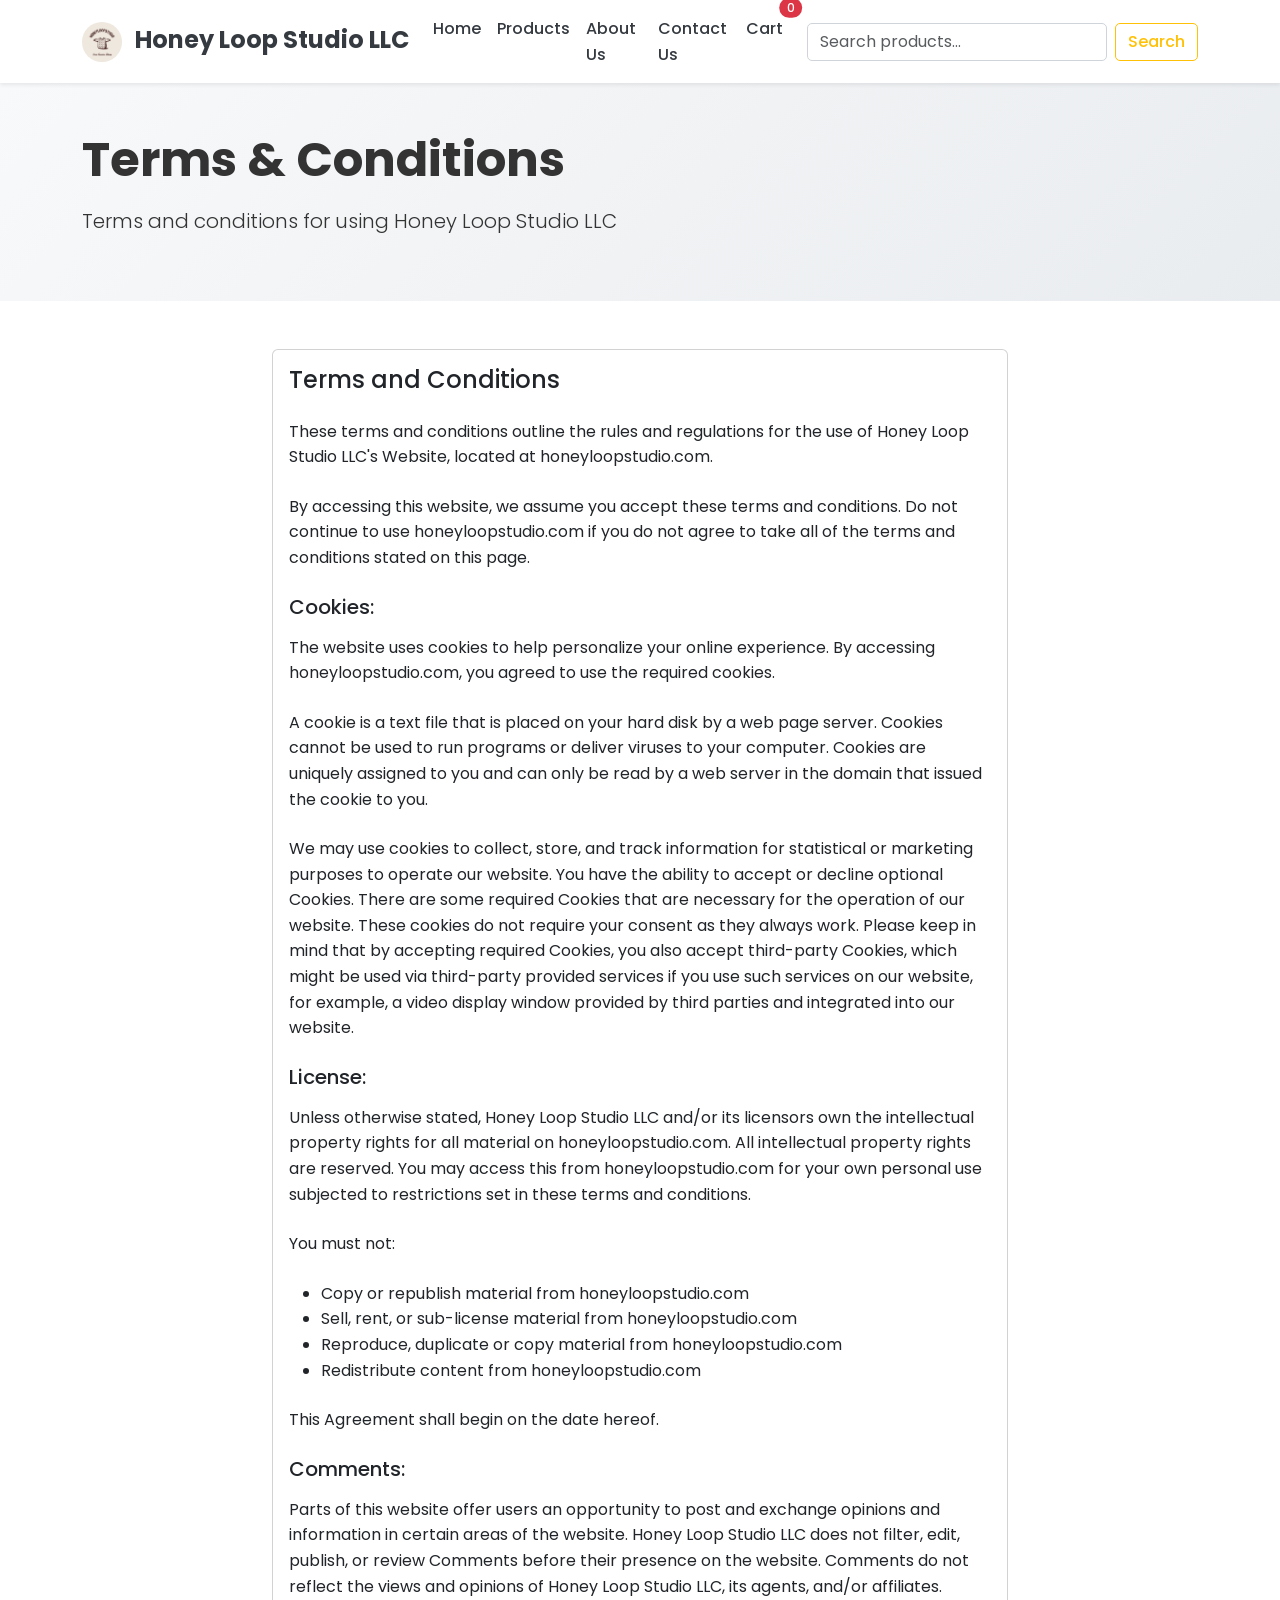
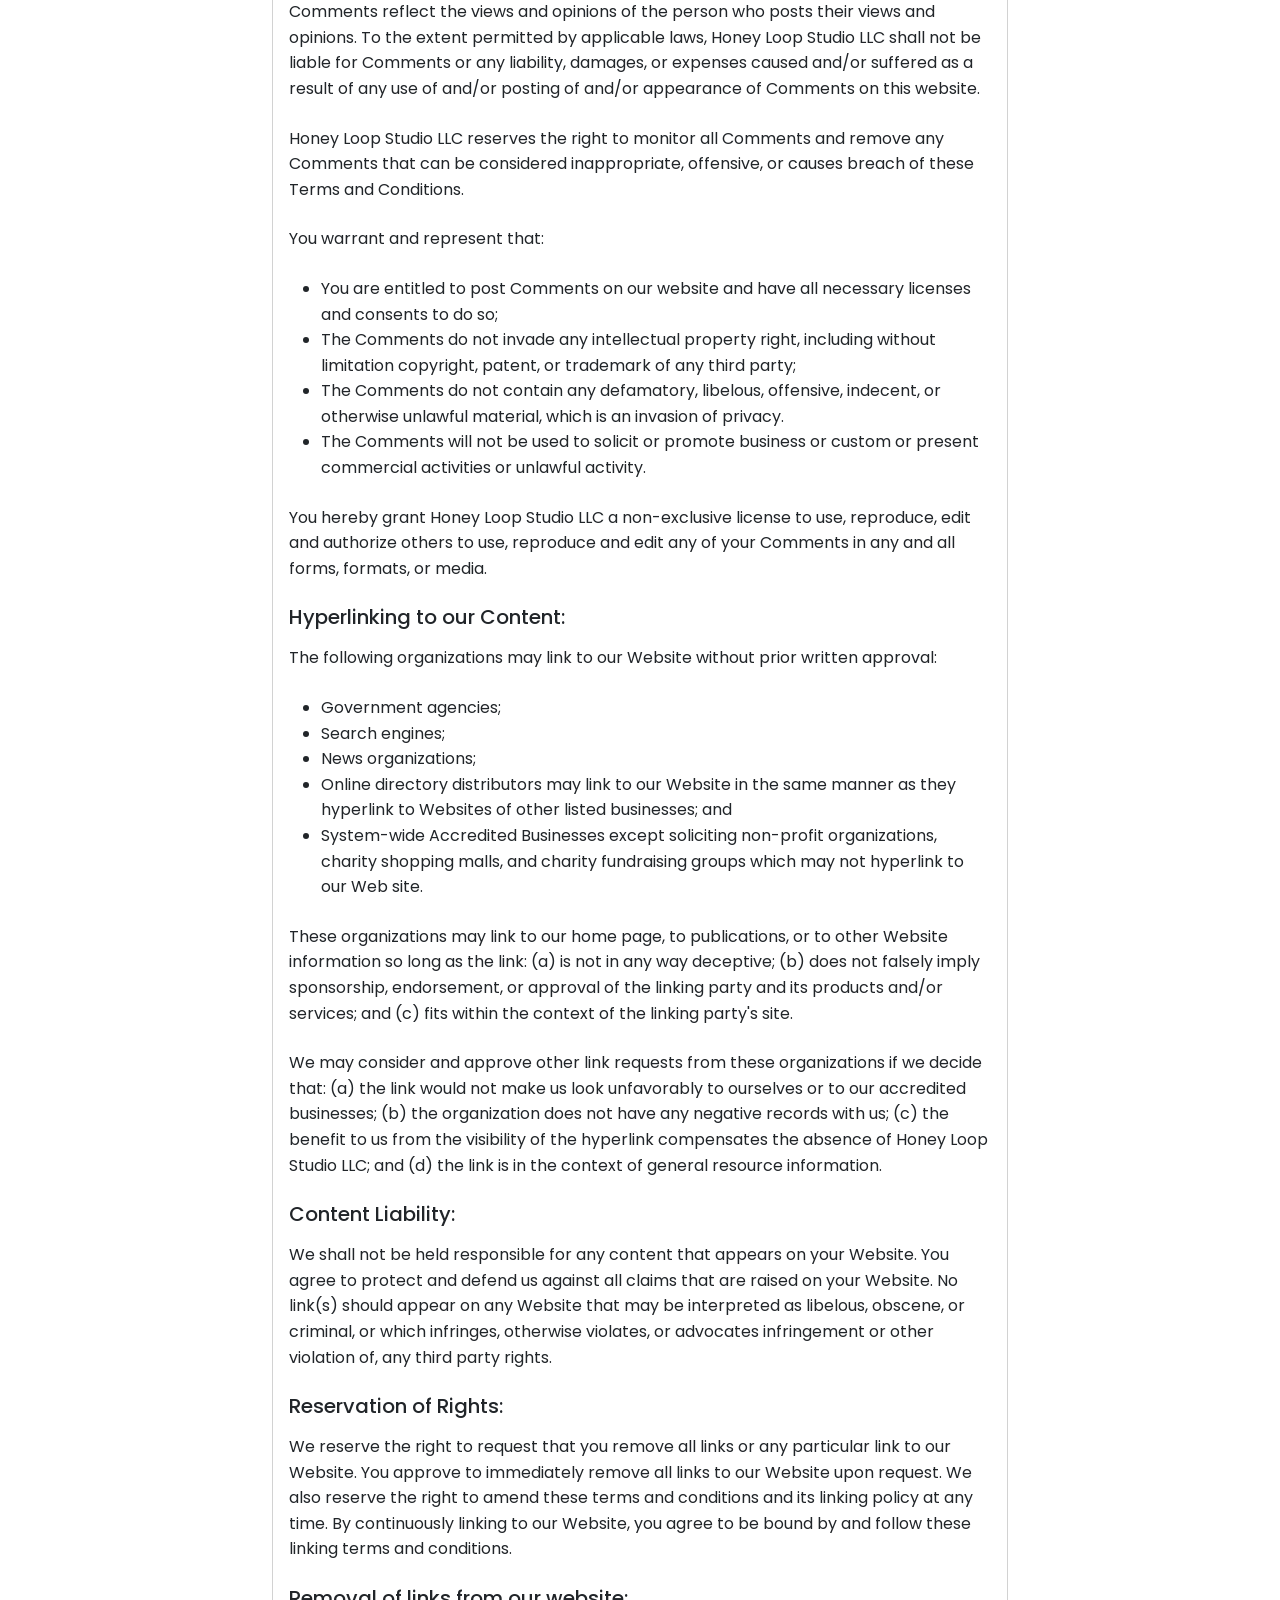
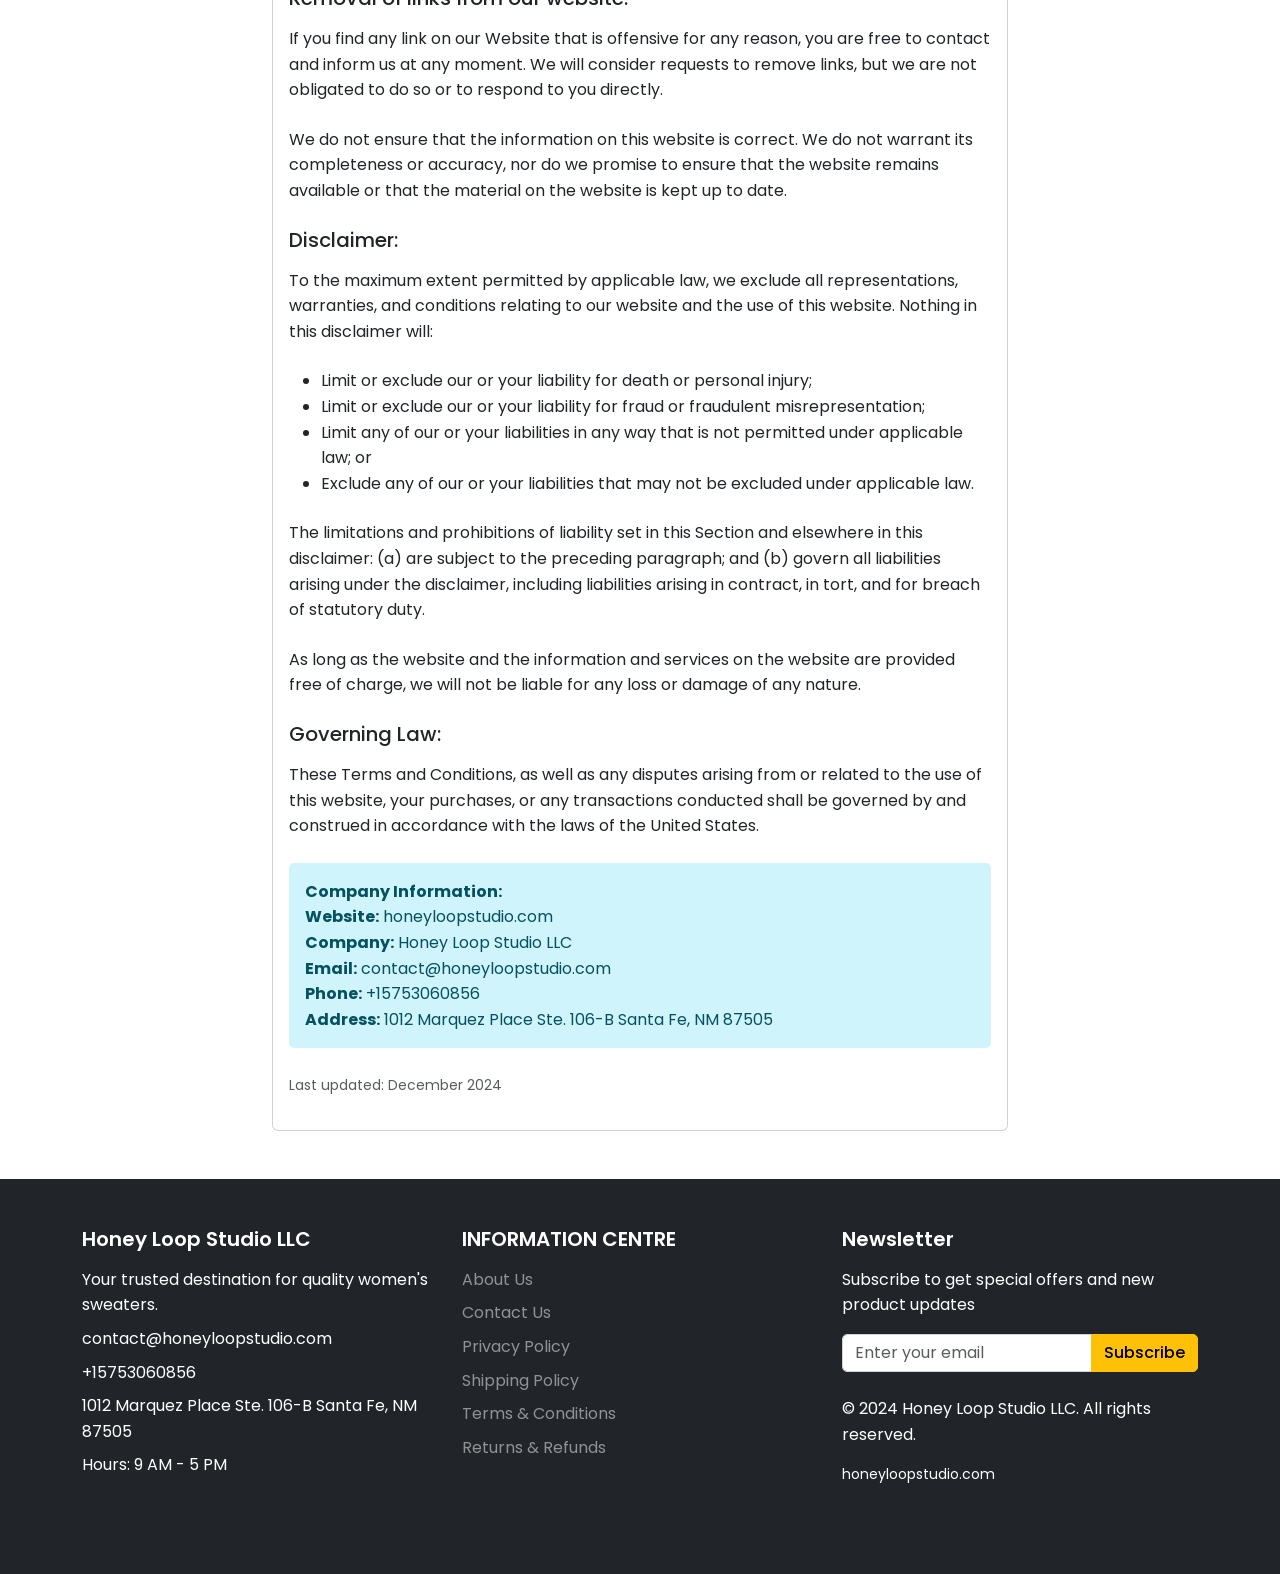
<file: terms.html>
<!DOCTYPE html>
<html lang="en">
<head>
    <meta charset="UTF-8">
    <meta name="viewport" content="width=device-width, initial-scale=1.0">
    <title>Terms & Conditions - Honey Loop Studio LLC</title>
    <link href="https://cdn.jsdelivr.net/npm/bootstrap@5.3.0/dist/css/bootstrap.min.css" rel="stylesheet">
    <link rel="stylesheet" href="styles.css">
    <link rel="preconnect" href="https://fonts.googleapis.com">
    <link rel="preconnect" href="https://fonts.gstatic.com" crossorigin>
    <link href="https://fonts.googleapis.com/css2?family=Poppins:wght@300;400;500;600;700&display=swap" rel="stylesheet">
</head>
<body>
    <!-- Navigation -->
    <nav class="navbar navbar-expand-lg navbar-light bg-white shadow-sm sticky-top">
        <div class="container">
            <a class="navbar-brand fw-bold" href="index.html">
                <img src="Logo/Ảnh chụp màn hình 2026-03-26 114453.png" alt="Honey Loop Studio" class="me-2" style="width: 40px; height: 40px; object-fit: cover; border-radius: 50%;">
                Honey Loop Studio LLC
            </a>
            <button class="navbar-toggler" type="button" data-bs-toggle="collapse" data-bs-target="#navbarNav">
                <span class="navbar-toggler-icon"></span>
            </button>
            <div class="collapse navbar-collapse" id="navbarNav">
                <ul class="navbar-nav ms-auto">
                    <li class="nav-item">
                        <a class="nav-link" href="index.html">Home</a>
                    </li>
                    <li class="nav-item">
                        <a class="nav-link" href="products.html">Products</a>
                    </li>
                    <li class="nav-item">
                        <a class="nav-link" href="about.html">About Us</a>
                    </li>
                    <li class="nav-item">
                        <a class="nav-link" href="contact.html">Contact Us</a>
                    </li>
                    <li class="nav-item">
                        <a class="nav-link position-relative" href="cart.html">
                            <i class="bi bi-cart3"></i> Cart
                            <span class="position-absolute top-0 start-100 translate-middle badge rounded-pill bg-danger" id="cart-count">0</span>
                        </a>
                    </li>
                </ul>
                <form class="d-flex ms-3" onsubmit="return searchProducts(event)">
                    <input class="form-control me-2" type="search" placeholder="Search products..." id="search-input">
                    <button class="btn btn-outline-warning" type="submit">Search</button>
                </form>
            </div>
        </div>
    </nav>

    <!-- Page Header -->
    <section class="page-header py-5 bg-light">
        <div class="container">
            <h1 class="display-5 fw-bold">Terms & Conditions</h1>
            <p class="lead">Terms and conditions for using Honey Loop Studio LLC</p>
        </div>
    </section>

    <!-- Terms Content -->
    <section class="py-5">
        <div class="container">
            <div class="row">
                <div class="col-lg-8 mx-auto">
                    <div class="card">
                        <div class="card-body">
                            <h2 class="h4 mb-4">Terms and Conditions</h2>
                            
                            <p class="mb-4">These terms and conditions outline the rules and regulations for the use of Honey Loop Studio LLC's Website, located at honeyloopstudio.com.</p>
                            
                            <p class="mb-4">By accessing this website, we assume you accept these terms and conditions. Do not continue to use honeyloopstudio.com if you do not agree to take all of the terms and conditions stated on this page.</p>
                            
                            <h3 class="h5 mb-3">Cookies:</h3>
                            <p class="mb-4">The website uses cookies to help personalize your online experience. By accessing honeyloopstudio.com, you agreed to use the required cookies.</p>
                            
                            <p class="mb-4">A cookie is a text file that is placed on your hard disk by a web page server. Cookies cannot be used to run programs or deliver viruses to your computer. Cookies are uniquely assigned to you and can only be read by a web server in the domain that issued the cookie to you.</p>
                            
                            <p class="mb-4">We may use cookies to collect, store, and track information for statistical or marketing purposes to operate our website. You have the ability to accept or decline optional Cookies. There are some required Cookies that are necessary for the operation of our website. These cookies do not require your consent as they always work. Please keep in mind that by accepting required Cookies, you also accept third-party Cookies, which might be used via third-party provided services if you use such services on our website, for example, a video display window provided by third parties and integrated into our website.</p>
                            
                            <h3 class="h5 mb-3">License:</h3>
                            <p class="mb-4">Unless otherwise stated, Honey Loop Studio LLC and/or its licensors own the intellectual property rights for all material on honeyloopstudio.com. All intellectual property rights are reserved. You may access this from honeyloopstudio.com for your own personal use subjected to restrictions set in these terms and conditions.</p>
                            
                            <p class="mb-4">You must not:</p>
                            <ul class="mb-4">
                                <li>Copy or republish material from honeyloopstudio.com</li>
                                <li>Sell, rent, or sub-license material from honeyloopstudio.com</li>
                                <li>Reproduce, duplicate or copy material from honeyloopstudio.com</li>
                                <li>Redistribute content from honeyloopstudio.com</li>
                            </ul>
                            
                            <p class="mb-4">This Agreement shall begin on the date hereof.</p>
                            
                            <h3 class="h5 mb-3">Comments:</h3>
                            <p class="mb-4">Parts of this website offer users an opportunity to post and exchange opinions and information in certain areas of the website. Honey Loop Studio LLC does not filter, edit, publish, or review Comments before their presence on the website. Comments do not reflect the views and opinions of Honey Loop Studio LLC, its agents, and/or affiliates. Comments reflect the views and opinions of the person who posts their views and opinions. To the extent permitted by applicable laws, Honey Loop Studio LLC shall not be liable for Comments or any liability, damages, or expenses caused and/or suffered as a result of any use of and/or posting of and/or appearance of Comments on this website.</p>
                            
                            <p class="mb-4">Honey Loop Studio LLC reserves the right to monitor all Comments and remove any Comments that can be considered inappropriate, offensive, or causes breach of these Terms and Conditions.</p>
                            
                            <p class="mb-4">You warrant and represent that:</p>
                            <ul class="mb-4">
                                <li>You are entitled to post Comments on our website and have all necessary licenses and consents to do so;</li>
                                <li>The Comments do not invade any intellectual property right, including without limitation copyright, patent, or trademark of any third party;</li>
                                <li>The Comments do not contain any defamatory, libelous, offensive, indecent, or otherwise unlawful material, which is an invasion of privacy.</li>
                                <li>The Comments will not be used to solicit or promote business or custom or present commercial activities or unlawful activity.</li>
                            </ul>
                            
                            <p class="mb-4">You hereby grant Honey Loop Studio LLC a non-exclusive license to use, reproduce, edit and authorize others to use, reproduce and edit any of your Comments in any and all forms, formats, or media.</p>
                            
                            <h3 class="h5 mb-3">Hyperlinking to our Content:</h3>
                            <p class="mb-4">The following organizations may link to our Website without prior written approval:</p>
                            <ul class="mb-4">
                                <li>Government agencies;</li>
                                <li>Search engines;</li>
                                <li>News organizations;</li>
                                <li>Online directory distributors may link to our Website in the same manner as they hyperlink to Websites of other listed businesses; and</li>
                                <li>System-wide Accredited Businesses except soliciting non-profit organizations, charity shopping malls, and charity fundraising groups which may not hyperlink to our Web site.</li>
                            </ul>
                            
                            <p class="mb-4">These organizations may link to our home page, to publications, or to other Website information so long as the link: (a) is not in any way deceptive; (b) does not falsely imply sponsorship, endorsement, or approval of the linking party and its products and/or services; and (c) fits within the context of the linking party's site.</p>
                            
                            <p class="mb-4">We may consider and approve other link requests from these organizations if we decide that: (a) the link would not make us look unfavorably to ourselves or to our accredited businesses; (b) the organization does not have any negative records with us; (c) the benefit to us from the visibility of the hyperlink compensates the absence of Honey Loop Studio LLC; and (d) the link is in the context of general resource information.</p>
                            
                            <h3 class="h5 mb-3">Content Liability:</h3>
                            <p class="mb-4">We shall not be held responsible for any content that appears on your Website. You agree to protect and defend us against all claims that are raised on your Website. No link(s) should appear on any Website that may be interpreted as libelous, obscene, or criminal, or which infringes, otherwise violates, or advocates infringement or other violation of, any third party rights.</p>
                            
                            <h3 class="h5 mb-3">Reservation of Rights:</h3>
                            <p class="mb-4">We reserve the right to request that you remove all links or any particular link to our Website. You approve to immediately remove all links to our Website upon request. We also reserve the right to amend these terms and conditions and its linking policy at any time. By continuously linking to our Website, you agree to be bound by and follow these linking terms and conditions.</p>
                            
                            <h3 class="h5 mb-3">Removal of links from our website:</h3>
                            <p class="mb-4">If you find any link on our Website that is offensive for any reason, you are free to contact and inform us at any moment. We will consider requests to remove links, but we are not obligated to do so or to respond to you directly.</p>
                            
                            <p class="mb-4">We do not ensure that the information on this website is correct. We do not warrant its completeness or accuracy, nor do we promise to ensure that the website remains available or that the material on the website is kept up to date.</p>
                            
                            <h3 class="h5 mb-3">Disclaimer:</h3>
                            <p class="mb-4">To the maximum extent permitted by applicable law, we exclude all representations, warranties, and conditions relating to our website and the use of this website. Nothing in this disclaimer will:</p>
                            <ul class="mb-4">
                                <li>Limit or exclude our or your liability for death or personal injury;</li>
                                <li>Limit or exclude our or your liability for fraud or fraudulent misrepresentation;</li>
                                <li>Limit any of our or your liabilities in any way that is not permitted under applicable law; or</li>
                                <li>Exclude any of our or your liabilities that may not be excluded under applicable law.</li>
                            </ul>
                            
                            <p class="mb-4">The limitations and prohibitions of liability set in this Section and elsewhere in this disclaimer: (a) are subject to the preceding paragraph; and (b) govern all liabilities arising under the disclaimer, including liabilities arising in contract, in tort, and for breach of statutory duty.</p>
                            
                            <p class="mb-4">As long as the website and the information and services on the website are provided free of charge, we will not be liable for any loss or damage of any nature.</p>
                            
                            <h3 class="h5 mb-3">Governing Law:</h3>
                            <p class="mb-4">These Terms and Conditions, as well as any disputes arising from or related to the use of this website, your purchases, or any transactions conducted shall be governed by and construed in accordance with the laws of the United States.</p>
                            
                            <div class="alert alert-info mt-4">
                                <strong>Company Information:</strong><br>
                                <strong>Website:</strong> honeyloopstudio.com<br>
                                <strong>Company:</strong> Honey Loop Studio LLC<br>
                                <strong>Email:</strong> contact@honeyloopstudio.com<br>
                                <strong>Phone:</strong> +15753060856<br>
                                <strong>Address:</strong> 1012 Marquez Place Ste. 106-B Santa Fe, NM 87505
                            </div>
                            
                            <p class="text-muted mt-4"><small>Last updated: December 2024</small></p>
                        </div>
                    </div>
                </div>
            </div>
        </div>
    </section>

    <!-- Footer -->
    <footer class="bg-dark text-white py-5">
        <div class="container">
            <div class="row">
                <!-- Column 1: Company Info -->
                <div class="col-lg-4 mb-4">
                    <h5 class="mb-3">Honey Loop Studio LLC</h5>
                    <p class="mb-2">Your trusted destination for quality women's sweaters.</p>
                    <p class="mb-2">contact@honeyloopstudio.com</p>
                    <p class="mb-2">+15753060856</p>
                    <p class="mb-2">1012 Marquez Place Ste. 106-B Santa Fe, NM 87505</p>
                    <p class="mb-2">Hours: 9 AM - 5 PM</p>
                </div>

                <!-- Column 2: Information Centre -->
                <div class="col-lg-4 mb-4">
                    <h5 class="mb-3">INFORMATION CENTRE</h5>
                    <ul class="list-unstyled">
                        <li class="mb-2"><a href="about.html" class="text-white-50 text-decoration-none">About Us</a></li>
                        <li class="mb-2"><a href="contact.html" class="text-white-50 text-decoration-none">Contact Us</a></li>
                        <li class="mb-2"><a href="privacy.html" class="text-white-50 text-decoration-none">Privacy Policy</a></li>
                        <li class="mb-2"><a href="shipping.html" class="text-white-50 text-decoration-none">Shipping Policy</a></li>
                        <li class="mb-2"><a href="terms.html" class="text-white-50 text-decoration-none">Terms & Conditions</a></li>
                        <li class="mb-2"><a href="returns.html" class="text-white-50 text-decoration-none">Returns & Refunds</a></li>
                    </ul>
                </div>

                <!-- Column 3: Newsletter -->
                <div class="col-lg-4 mb-4">
                    <h5 class="mb-3">Newsletter</h5>
                    <p class="mb-3">Subscribe to get special offers and new product updates</p>
                    <form class="newsletter-form" onsubmit="return handleNewsletterSubmit(event)">
                        <div class="input-group mb-3">
                            <input type="email" class="form-control" placeholder="Enter your email" required>
                            <button class="btn btn-warning" type="submit">Subscribe</button>
                        </div>
                    </form>
                    <div class="mt-4">
                        <p>&copy; 2024 Honey Loop Studio LLC. All rights reserved.</p>
                        <p class="small">honeyloopstudio.com</p>
                    </div>
                </div>
            </div>
        </div>
    </footer>

    <script src="https://cdn.jsdelivr.net/npm/bootstrap@5.3.0/dist/js/bootstrap.bundle.min.js"></script>
    <script src="https://cdn.jsdelivr.net/npm/bootstrap-icons@1.10.0/font/bootstrap-icons.css"></script>
    <script src="script.js"></script>
</body>
</html>
</file>
<file: styles.css>
/* Global Styles */
:root {
    --primary-color: #FFC107;
    --secondary-color: #6c757d;
    --dark-color: #343a40;
    --light-color: #f8f9fa;
    --success-color: #28a745;
    --danger-color: #dc3545;
    --warning-color: #ffc107;
    --info-color: #17a2b8;
}

* {
    margin: 0;
    padding: 0;
    box-sizing: border-box;
}

body {
    font-family: 'Poppins', sans-serif;
    line-height: 1.6;
    color: #333;
    background-color: #fff;
}

/* Typography */
h1, h2, h3, h4, h5, h6 {
    font-weight: 600;
    margin-bottom: 1rem;
}

h1.display-4 {
    font-weight: 700;
}

h1.display-5 {
    font-weight: 600;
}

/* Navigation */
.navbar {
    box-shadow: 0 2px 4px rgba(0,0,0,0.1);
}

.navbar-brand {
    font-size: 1.5rem;
    font-weight: 700;
    color: var(--dark-color) !important;
}

.navbar-brand img {
    width: 40px;
    height: 40px;
    object-fit: cover;
    border-radius: 50%;
}

.nav-link {
    font-weight: 500;
    color: var(--dark-color) !important;
    transition: color 0.3s ease;
}

.nav-link:hover,
.nav-link.active {
    color: var(--primary-color) !important;
}

/* Hero Section */
.hero-section {
    padding: 80px 0;
    background: linear-gradient(135deg, #f5f5f5 0%, #ffffff 100%);
    min-height: 500px;
    display: flex;
    align-items: center;
}

.hero-section img {
    width: 100%;
    height: auto;
    object-fit: cover;
    border-radius: 10px;
}

/* Page Header */
.page-header {
    background: linear-gradient(135deg, #f8f9fa 0%, #e9ecef 100%);
}

/* Feature Boxes */
.feature-box {
    padding: 2rem;
    text-align: center;
    transition: transform 0.3s ease;
}

.feature-box:hover {
    transform: translateY(-5px);
}

.feature-icon {
    font-size: 3rem;
    color: var(--primary-color);
    margin-bottom: 1rem;
}

/* Product Cards */
.product-card {
    border: none;
    border-radius: 10px;
    overflow: hidden;
    transition: transform 0.3s ease, box-shadow 0.3s ease;
    height: 100%;
}

.product-card:hover {
    transform: translateY(-5px);
    box-shadow: 0 10px 30px rgba(0,0,0,0.15);
}

.product-card img {
    height: 300px;
    object-fit: cover;
    transition: transform 0.3s ease;
}

.product-card:hover img {
    transform: scale(1.05);
}

.product-card .card-body {
    padding: 1.5rem;
}

.product-title {
    font-size: 1.1rem;
    font-weight: 600;
    margin-bottom: 0.5rem;
    color: var(--dark-color);
}

.product-price {
    font-size: 1.25rem;
    font-weight: 700;
    color: var(--primary-color);
    margin-bottom: 1rem;
}

/* Product Detail */
.product-image-container {
    position: relative;
}

.product-image-container img {
    width: 100%;
    height: 500px;
    object-fit: cover;
    border-radius: 10px;
}

.variant-images img {
    width: 80px;
    height: 80px;
    object-fit: cover;
    border-radius: 5px;
    cursor: pointer;
    transition: border-color 0.3s ease;
    border: 2px solid transparent;
}

.variant-images img:hover,
.variant-images img.active {
    border-color: var(--primary-color);
}

.color-variant {
    width: 40px;
    height: 40px;
    border-radius: 50%;
    border: 2px solid #ddd;
    cursor: pointer;
    transition: border-color 0.3s ease;
}

.color-variant:hover,
.color-variant.active {
    border-color: var(--primary-color);
    border-width: 3px;
}

.size-btn {
    min-width: 50px;
    transition: all 0.3s ease;
}

.size-btn:hover {
    background-color: var(--primary-color);
    border-color: var(--primary-color);
}

.size-btn.active {
    background-color: var(--primary-color);
    border-color: var(--primary-color);
}

/* Cart Items */
.cart-item {
    border-bottom: 1px solid #dee2e6;
    padding: 1.5rem 0;
}

.cart-item:last-child {
    border-bottom: none;
}

.cart-item img {
    width: 100px;
    height: 100px;
    object-fit: cover;
    border-radius: 5px;
}

.quantity-input {
    width: 80px;
    text-align: center;
}

/* Buttons */
.btn {
    font-weight: 500;
    border-radius: 5px;
    transition: all 0.3s ease;
}

.btn-warning {
    background-color: var(--primary-color);
    border-color: var(--primary-color);
}

.btn-warning:hover {
    background-color: #e0a800;
    border-color: #d39e00;
    transform: translateY(-2px);
}

.btn-outline-warning:hover {
    background-color: var(--primary-color);
    border-color: var(--primary-color);
}

/* Forms */
.form-control,
.form-select {
    border-radius: 5px;
    border: 1px solid #ced4da;
    transition: border-color 0.3s ease;
}

.form-control:focus,
.form-select:focus {
    border-color: var(--primary-color);
    box-shadow: 0 0 0 0.2rem rgba(255, 193, 7, 0.25);
}

/* Footer */
footer {
    background-color: var(--dark-color) !important;
}

footer h5 {
    color: #fff;
    font-weight: 600;
}

footer a {
    color: rgba(255, 255, 255, 0.5);
    transition: color 0.3s ease;
}

footer a:hover {
    color: var(--primary-color);
}

footer .text-white-50 {
    color: rgba(255, 255, 255, 0.5) !important;
}

/* Responsive */
@media (max-width: 768px) {
    .hero-section {
        padding: 60px 0;
        text-align: center;
    }
    
    .hero-section h1 {
        font-size: 2rem;
        margin-bottom: 1rem;
    }
    
    .product-card img {
        height: 250px;
    }
    
    .product-image-container img {
        height: 300px;
    }
}

/* Animations */
@keyframes fadeInUp {
    from {
        opacity: 0;
        transform: translateY(30px);
    }
    to {
        opacity: 1;
        transform: translateY(0);
    }
}

.fade-in-up {
    animation: fadeInUp 0.6s ease-out;
}

/* Loading Spinner */
.spinner {
    display: inline-block;
    width: 20px;
    height: 20px;
    border: 3px solid rgba(255, 193, 7, 0.3);
    border-radius: 50%;
    border-top-color: var(--primary-color);
    animation: spin 1s ease-in-out infinite;
}

@keyframes spin {
    to { transform: rotate(360deg); }
}

/* Badge Styles */
.badge {
    font-size: 0.75rem;
    font-weight: 500;
}

/* Alert Styles */
.alert {
    border-radius: 5px;
    border: none;
}

/* Table Styles */
.table {
    border-radius: 5px;
    overflow: hidden;
}

.table th {
    background-color: var(--light-color);
    font-weight: 600;
}

/* Modal Styles */
.modal-content {
    border-radius: 10px;
    border: none;
}

.modal-header {
    border-bottom: 1px solid #dee2e6;
    background-color: var(--light-color);
}

/* Breadcrumb */
.breadcrumb {
    background-color: transparent;
    padding: 0;
    margin-bottom: 1rem;
}

.breadcrumb-item a {
    color: var(--primary-color);
    text-decoration: none;
}

.breadcrumb-item a:hover {
    text-decoration: underline;
}

/* Pagination */
.pagination .page-link {
    color: var(--primary-color);
    border-color: #dee2e6;
}

.pagination .page-item.active .page-link {
    background-color: var(--primary-color);
    border-color: var(--primary-color);
}

.pagination .page-link:hover {
    color: #e0a800;
    background-color: var(--light-color);
    border-color: #dee2e6;
}

/* Search Results */
.search-highlight {
    background-color: #fff3cd;
    padding: 0.2rem 0.4rem;
    border-radius: 3px;
}

/* Newsletter Form */
.newsletter-form {
    max-width: 500px;
    margin: 0 auto;
}

/* Social Media Icons */
.social-icon {
    display: inline-flex;
    align-items: center;
    justify-content: center;
    width: 40px;
    height: 40px;
    border-radius: 50%;
    background-color: rgba(255, 255, 255, 0.1);
    color: white;
    transition: all 0.3s ease;
}

.social-icon:hover {
    background-color: var(--primary-color);
    transform: translateY(-3px);
}

/* Card Hover Effects */
.hover-lift {
    transition: transform 0.3s ease, box-shadow 0.3s ease;
}

.hover-lift:hover {
    transform: translateY(-5px);
    box-shadow: 0 10px 30px rgba(0,0,0,0.15);
}

/* Text Utilities */
.text-gradient {
    background: linear-gradient(135deg, var(--primary-color), #e0a800);
    -webkit-background-clip: text;
    -webkit-text-fill-color: transparent;
    background-clip: text;
}

/* Custom Scrollbar */
::-webkit-scrollbar {
    width: 8px;
}

::-webkit-scrollbar-track {
    background: #f1f1f1;
}

::-webkit-scrollbar-thumb {
    background: var(--primary-color);
    border-radius: 4px;
}

::-webkit-scrollbar-thumb:hover {
    background: #e0a800;
}

/* Loading State */
.loading {
    opacity: 0.6;
    pointer-events: none;
}

/* Error State */
.error-message {
    color: var(--danger-color);
    font-size: 0.875rem;
    margin-top: 0.25rem;
}

/* Success State */
.success-message {
    color: var(--success-color);
    font-size: 0.875rem;
    margin-top: 0.25rem;
}
</file>
